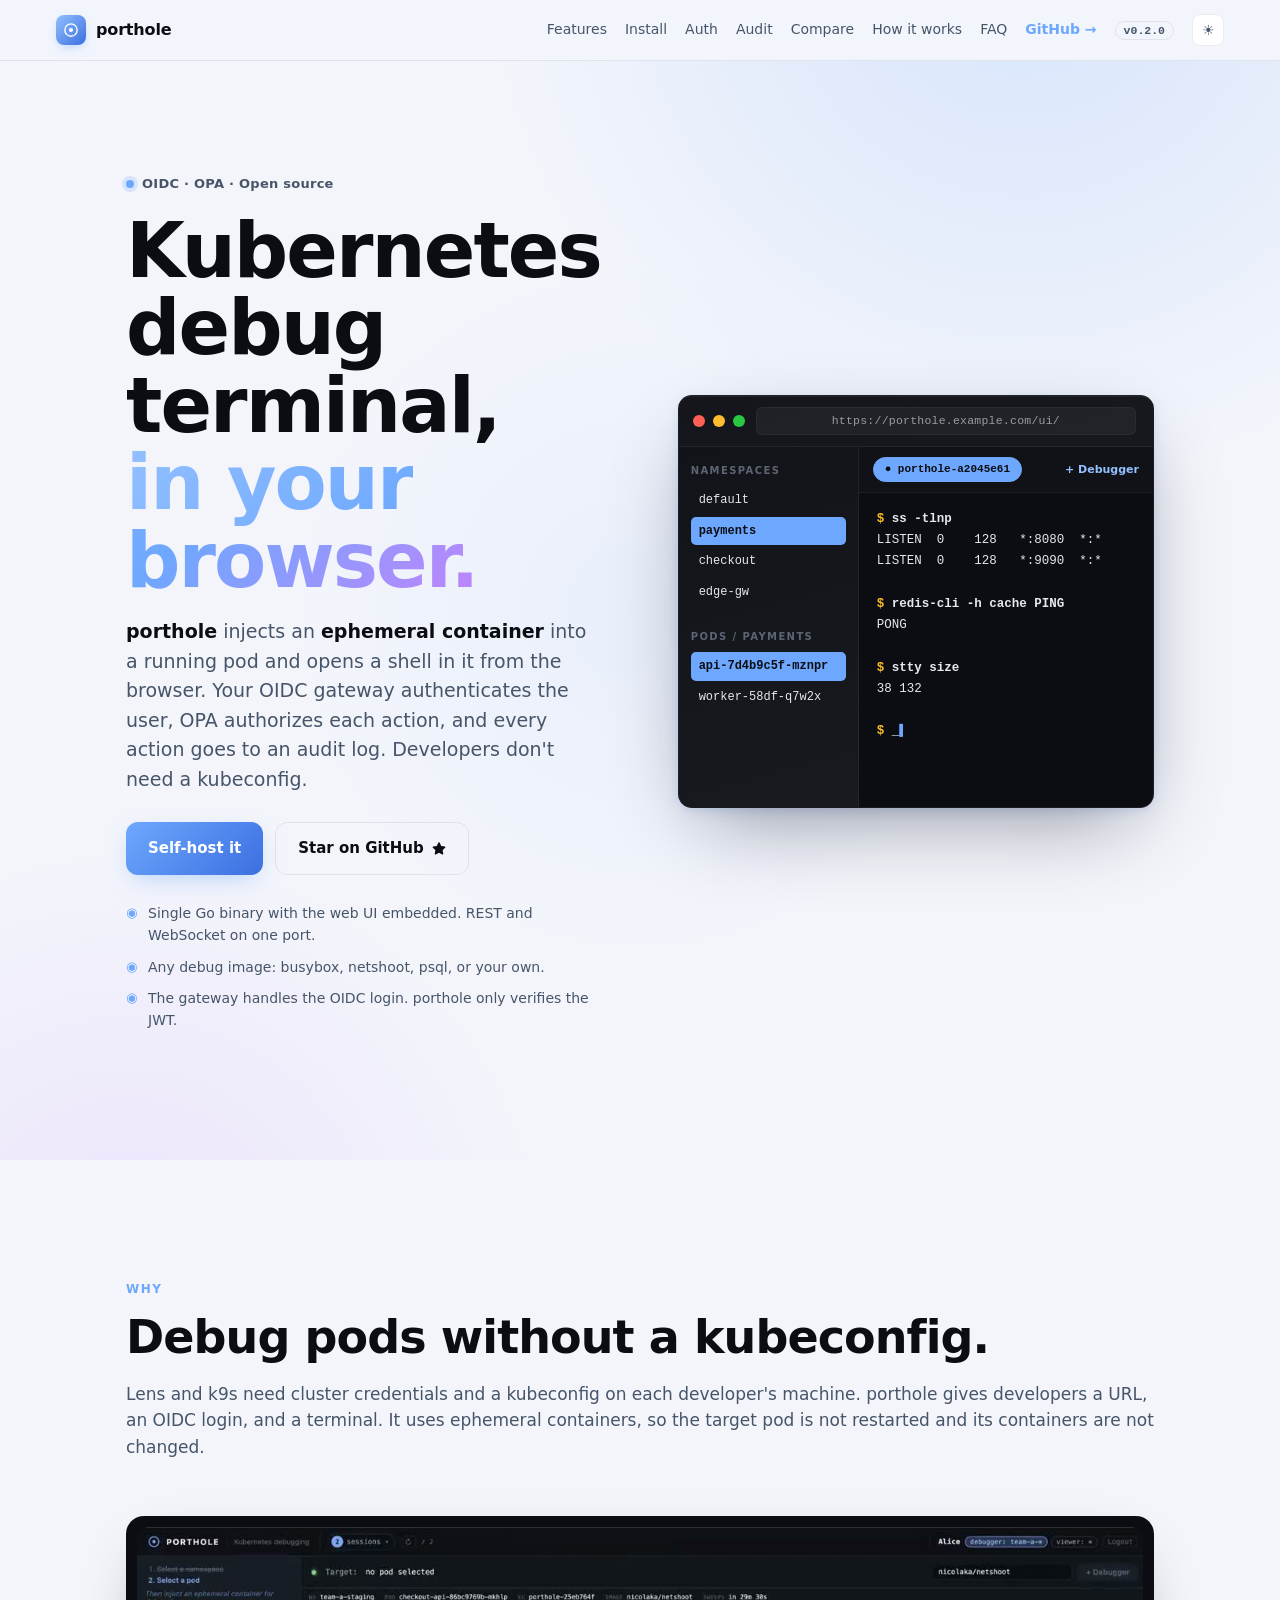
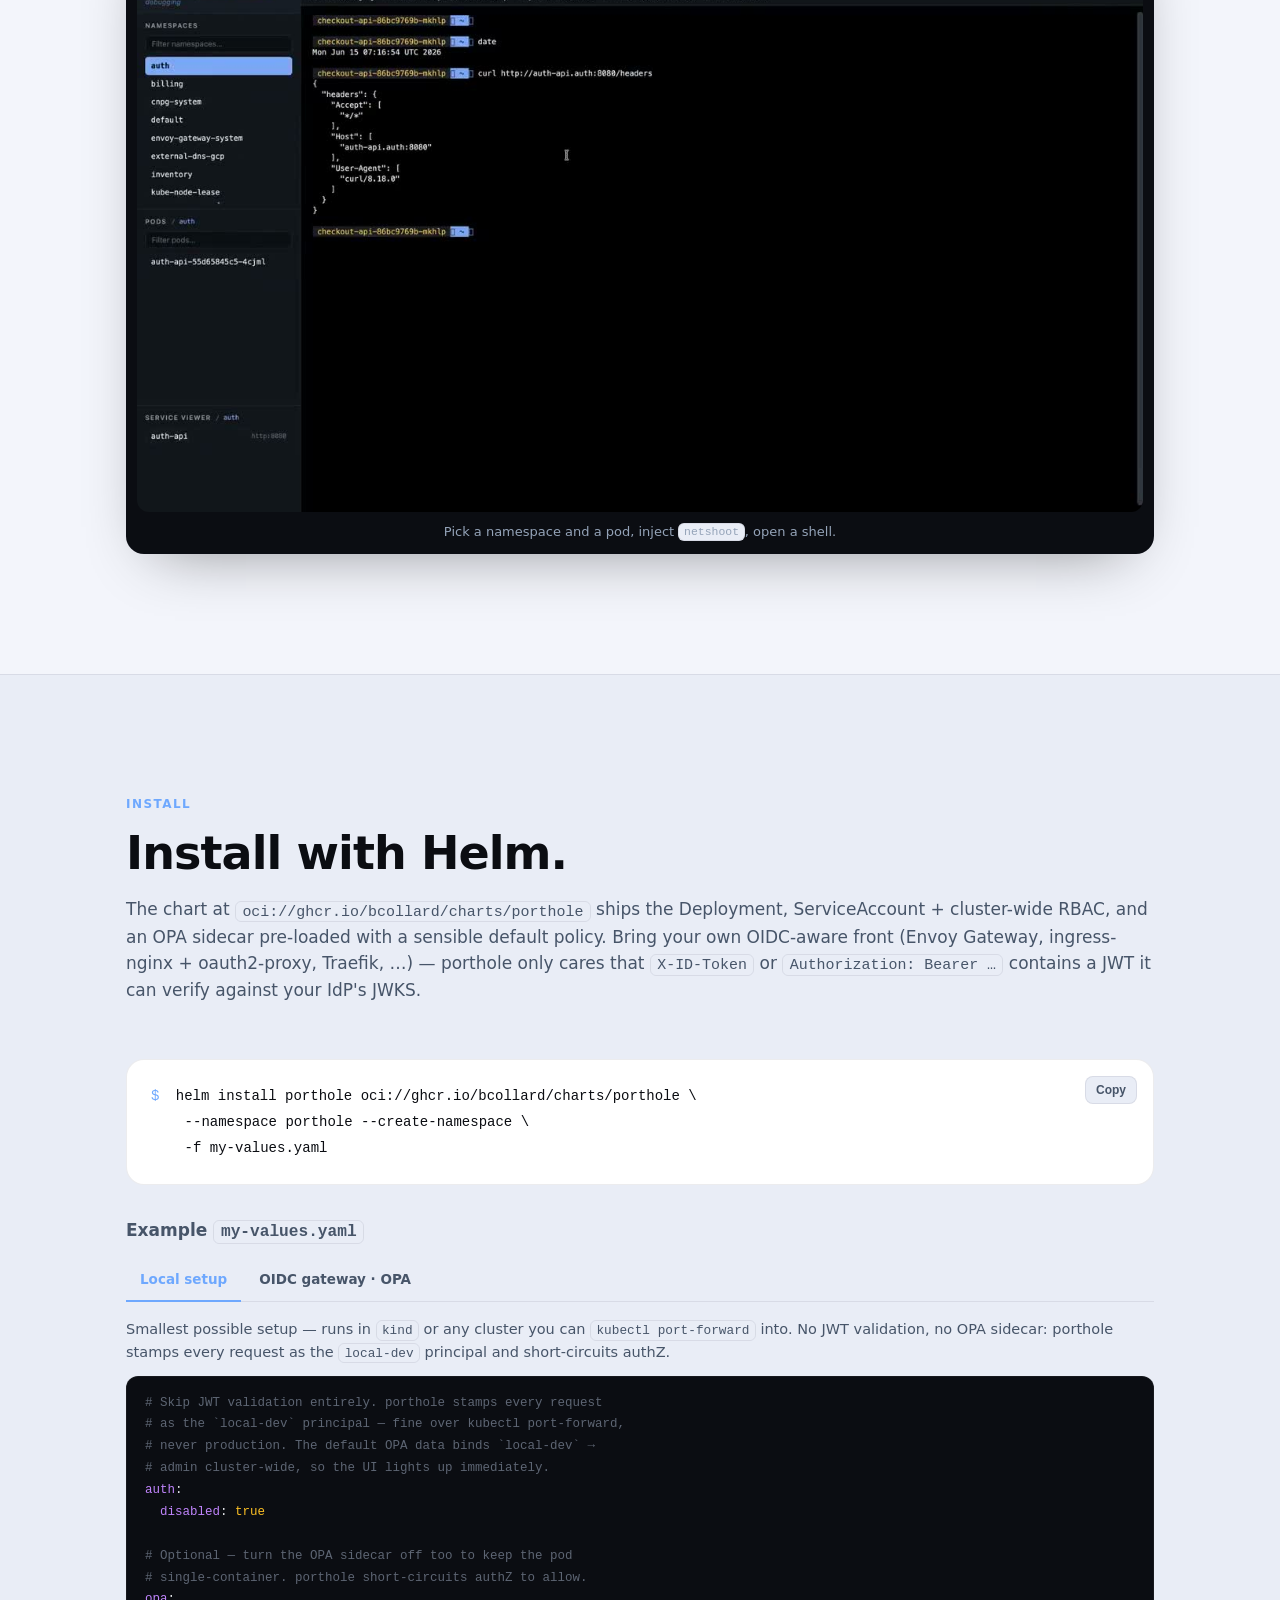
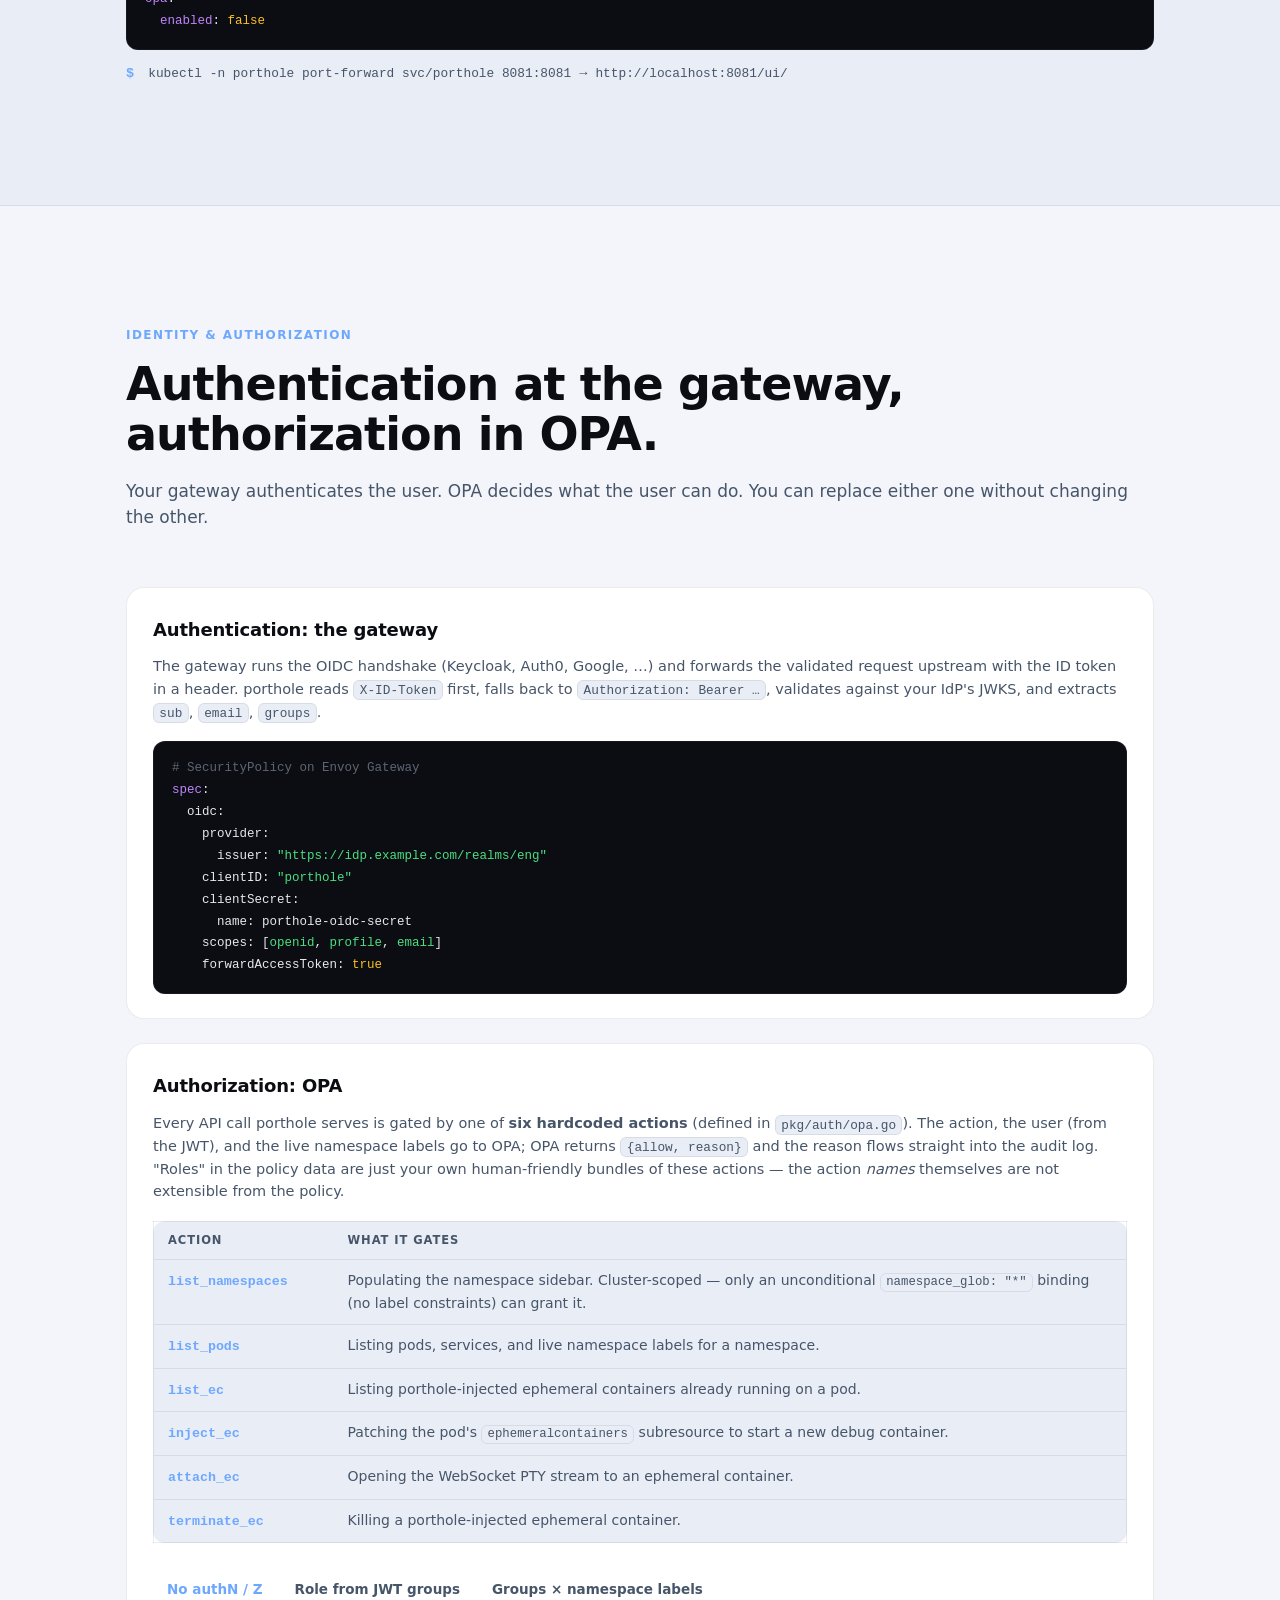
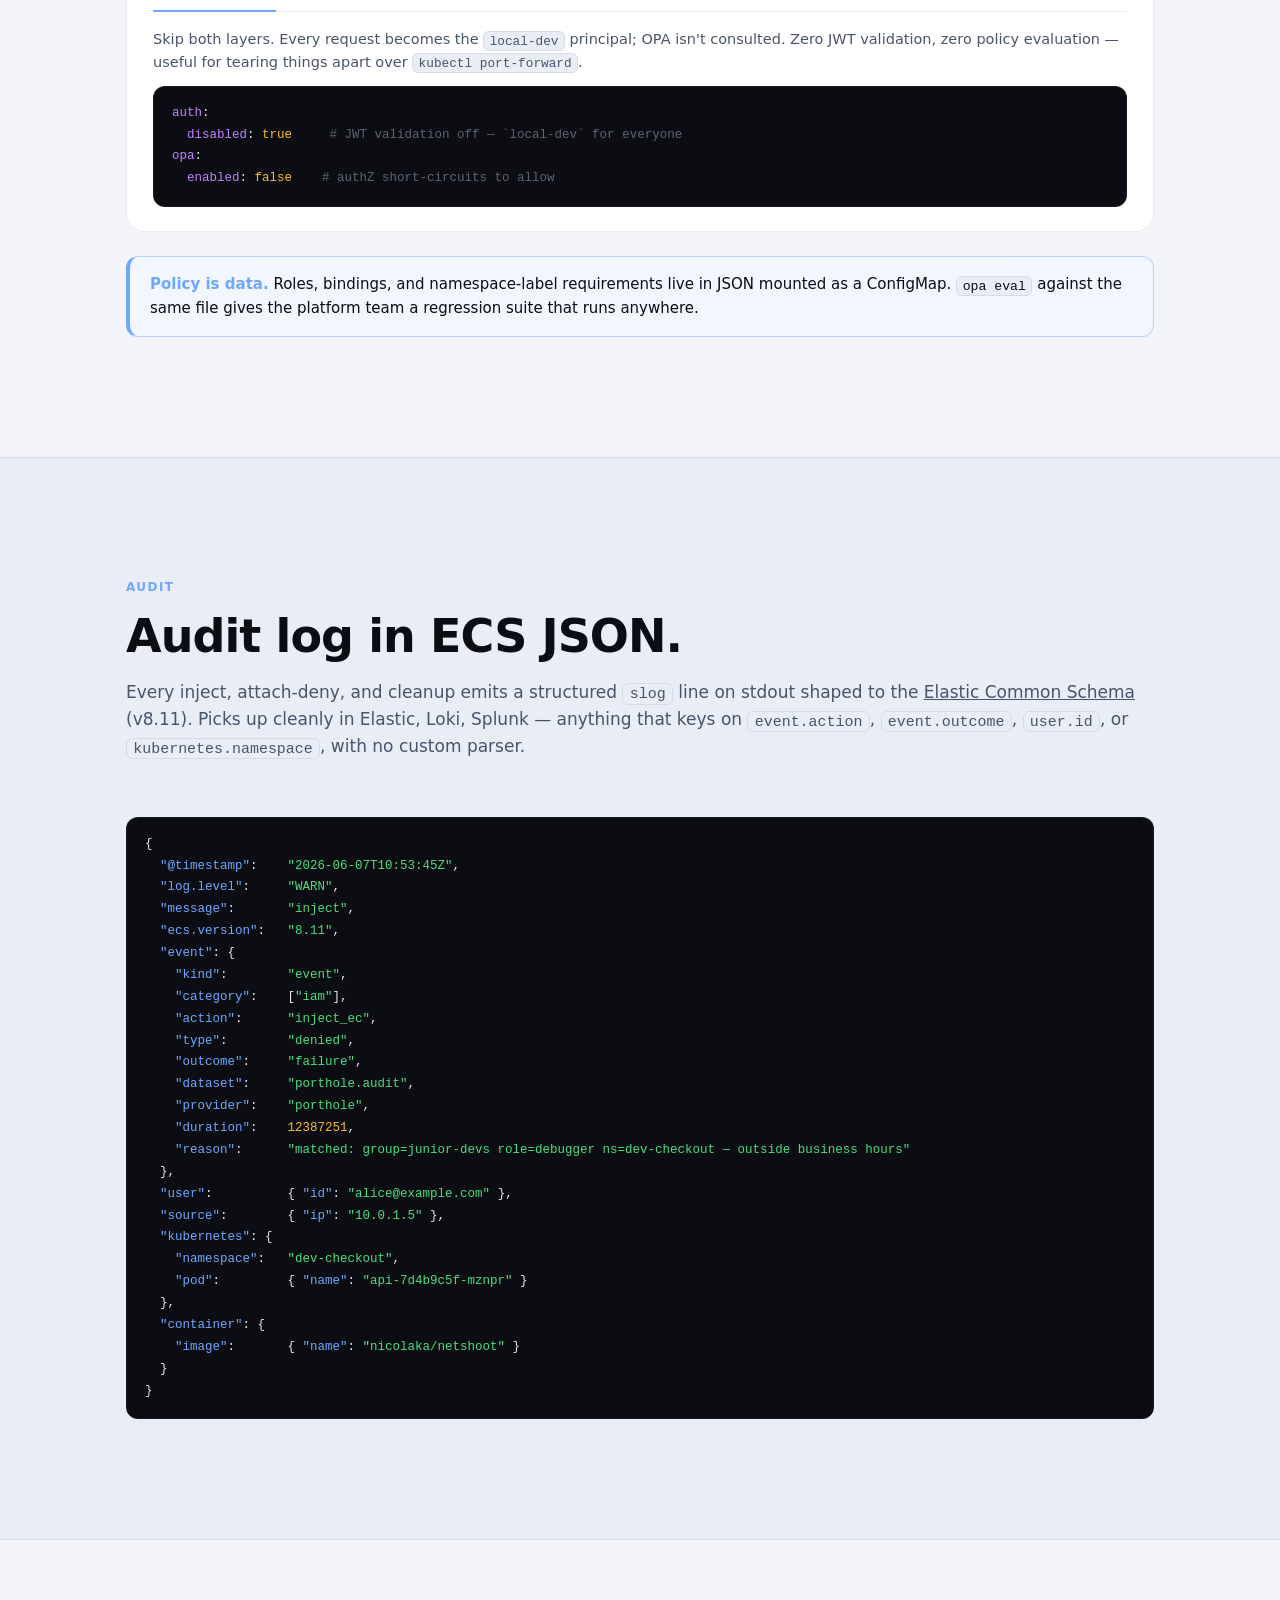
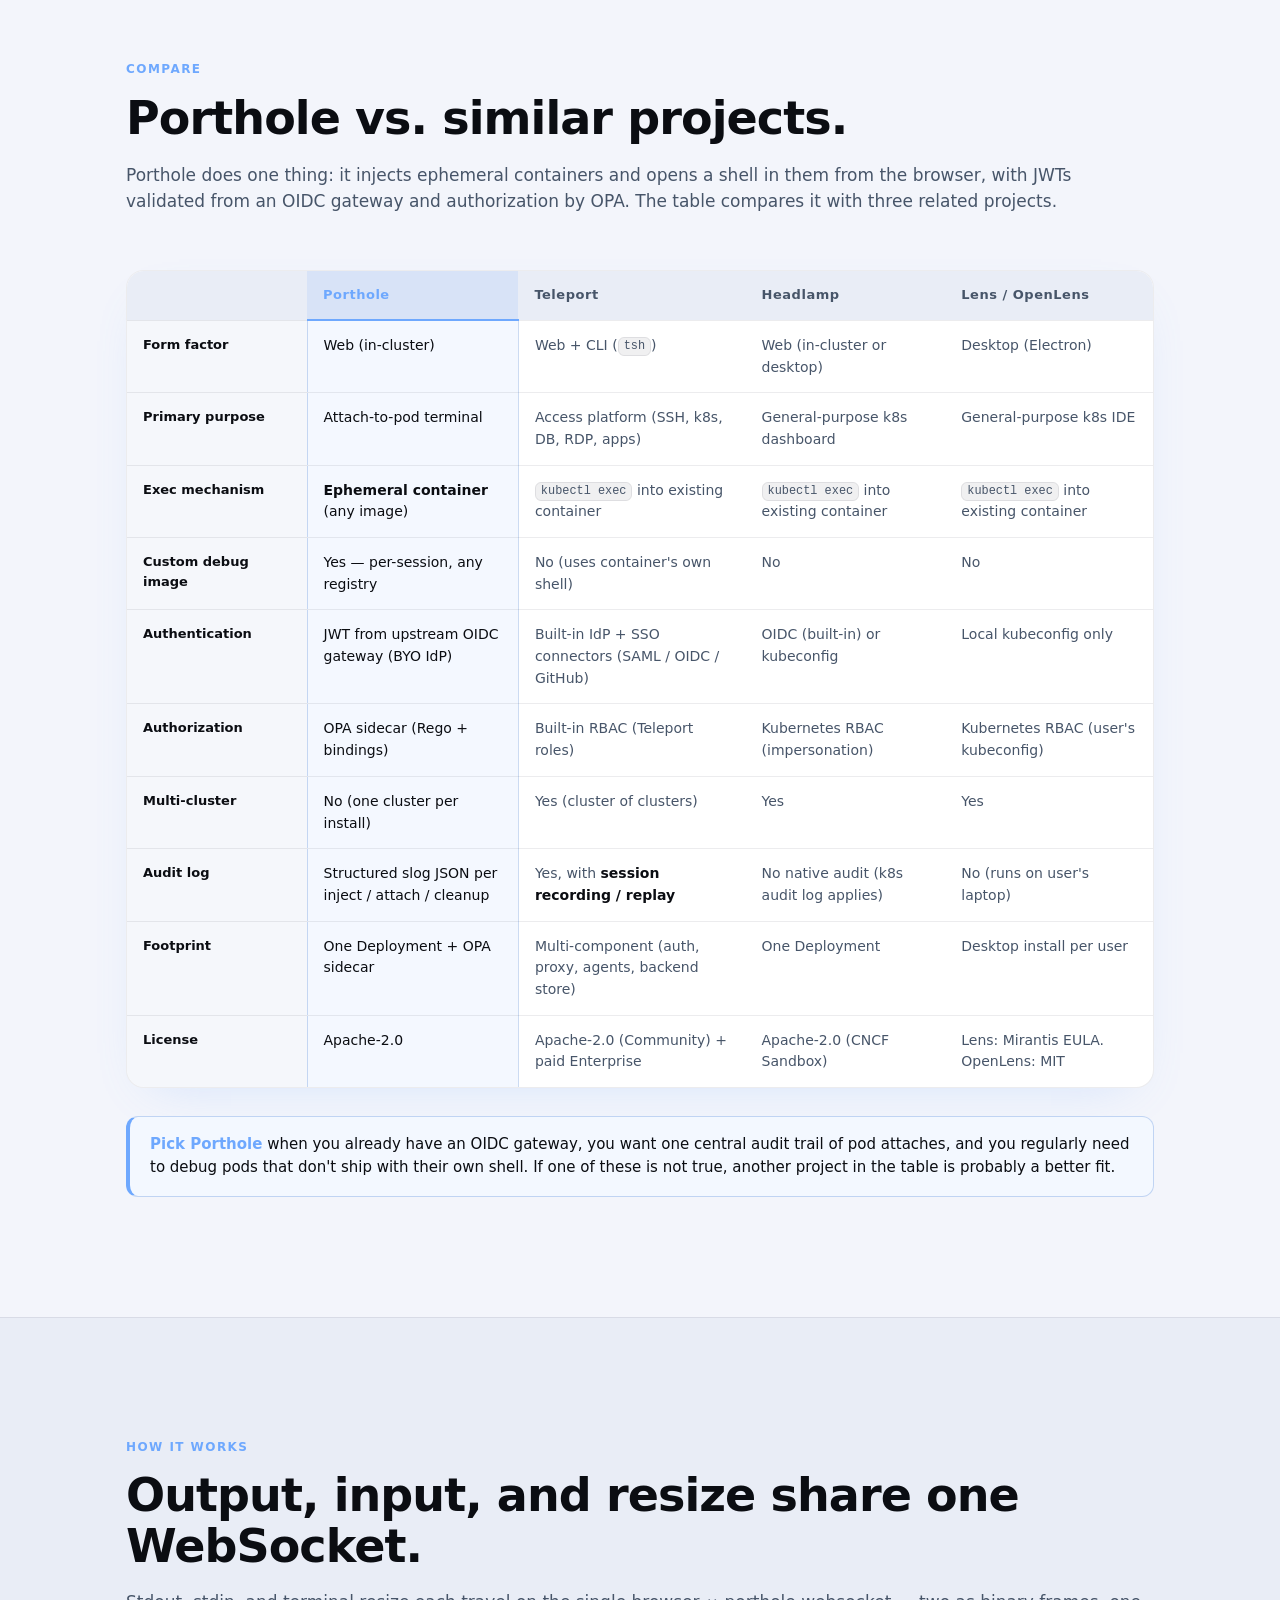
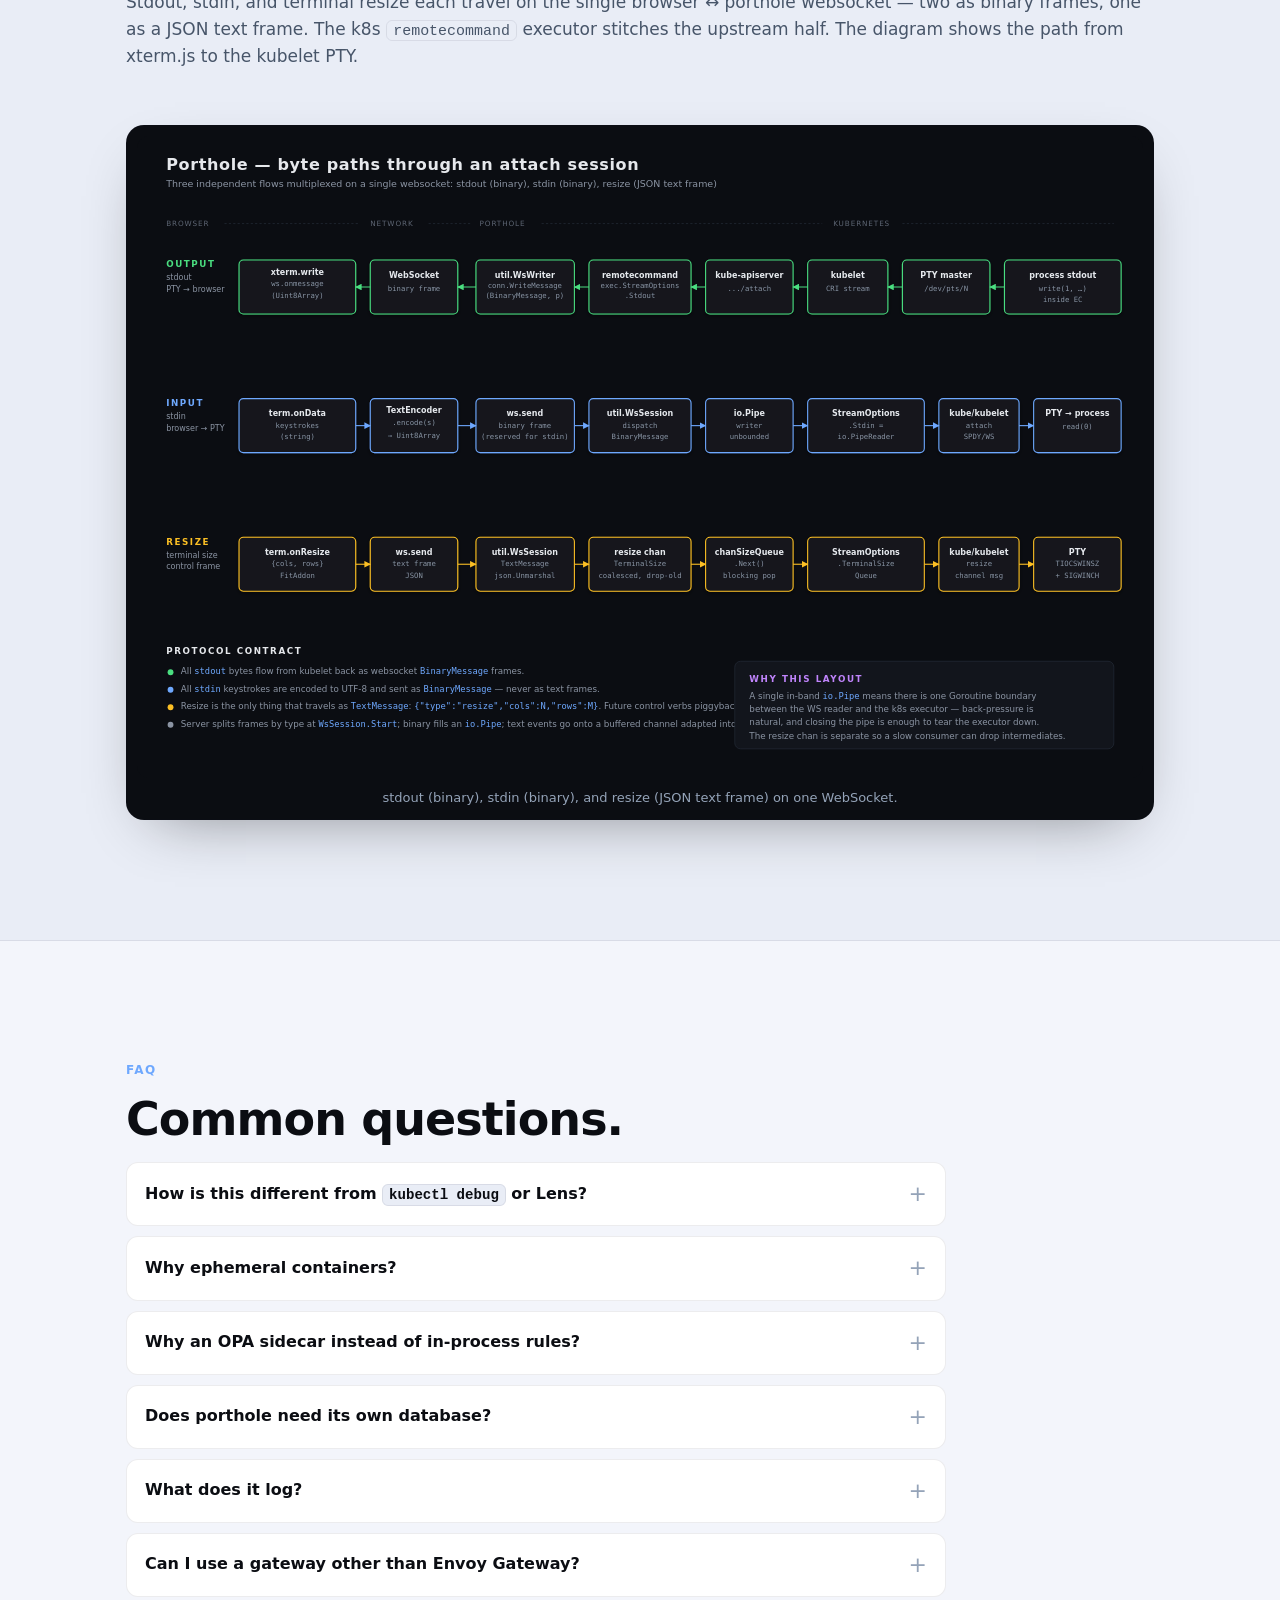
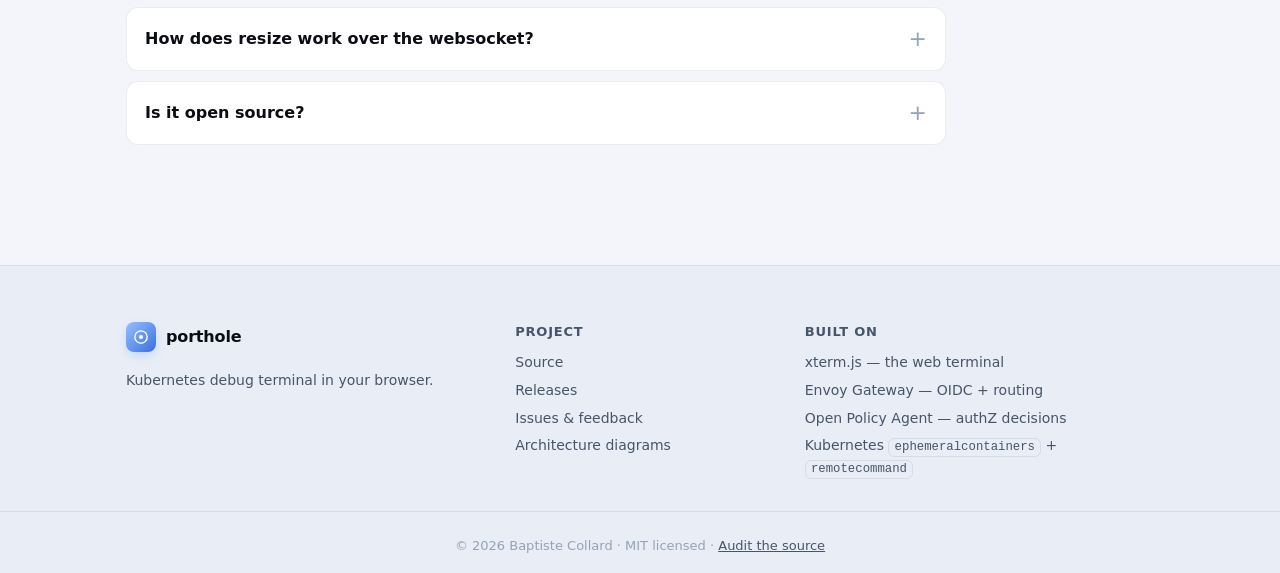
<file: index.html>
<!DOCTYPE html>
<html lang="en" data-theme="auto">
<head>
  <meta charset="utf-8">
  <meta name="viewport" content="width=device-width, initial-scale=1">

  <!-- Google tag (gtag.js) -->
  <script async src="https://www.googletagmanager.com/gtag/js?id=G-CVMNFQ78BF"></script>
  <script>
    window.dataLayer = window.dataLayer || [];
    function gtag(){dataLayer.push(arguments);}
    gtag('js', new Date());

    gtag('config', 'G-CVMNFQ78BF');
  </script>

  <title>porthole — Kubernetes debug terminal in your browser</title>
  <meta name="description" content="Inject ephemeral containers into running pods and open a shell from your browser. OIDC login, OPA authorization, structured audit log. Open source.">
  <link rel="canonical" href="https://porthole.runlocal.dev/">

  <meta name="theme-color" content="#6ea8fe" media="(prefers-color-scheme: light)">
  <meta name="theme-color" content="#0b0d12" media="(prefers-color-scheme: dark)">
  <meta name="color-scheme" content="light dark">

  <meta name="application-name" content="porthole">
  <meta name="author" content="Baptiste Collard">
  <meta name="generator" content="hand-rolled HTML">
  <meta name="robots" content="index, follow">

  <!-- Open Graph -->
  <meta property="og:type" content="website">
  <meta property="og:site_name" content="porthole">
  <meta property="og:locale" content="en_US">
  <meta property="og:url" content="https://porthole.runlocal.dev/">
  <meta property="og:title" content="porthole — Kubernetes debug terminal in your browser">
  <meta property="og:description" content="Pick a pod, inject any debug image, and open a shell from your browser. OIDC login at the gateway, every action logged.">
  <meta property="og:image" content="https://porthole.runlocal.dev/assets/og-image.png">
  <meta property="og:image:secure_url" content="https://porthole.runlocal.dev/assets/og-image.png">
  <meta property="og:image:type" content="image/png">
  <meta property="og:image:width" content="1200">
  <meta property="og:image:height" content="630">
  <meta property="og:image:alt" content="porthole — Kubernetes debug terminal in your browser.">

  <meta name="twitter:card" content="summary_large_image">
  <meta name="twitter:url" content="https://porthole.runlocal.dev/">
  <meta name="twitter:title" content="porthole — Kubernetes debug terminal in your browser">
  <meta name="twitter:description" content="Pick a pod, inject any debug image, and open a shell from your browser. OIDC login at the gateway, every action logged.">
  <meta name="twitter:image" content="https://porthole.runlocal.dev/assets/og-image.png">
  <meta name="twitter:image:alt" content="porthole — Kubernetes debug terminal in your browser.">

  <link rel="icon" type="image/svg+xml" href="/assets/favicon.svg">
  <link rel="mask-icon" href="/assets/favicon.svg" color="#6ea8fe">

  <link rel="stylesheet" href="/styles.css?v=v0.2.0">

  <script type="application/ld+json">
  {
    "@context": "https://schema.org",
    "@type": "SoftwareApplication",
    "name": "porthole",
    "applicationCategory": "DeveloperApplication",
    "operatingSystem": "Kubernetes",
    "url": "https://porthole.runlocal.dev/",
    "downloadUrl": "https://github.com/bcollard/porthole",
    "description": "Browser-based debug terminal for Kubernetes. Inject ephemeral containers, attach over websocket, gated by OIDC + OPA.",
    "license": "https://github.com/bcollard/porthole/blob/main/LICENSE",
    "offers": { "@type": "Offer", "price": "0", "priceCurrency": "USD" },
    "image": "https://porthole.runlocal.dev/assets/og-image.png"
  }
  </script>
</head>
<body>

<nav class="nav">
  <a class="brand" href="#top" aria-label="porthole">
    <span class="brand-mark" aria-hidden="true">
      <svg viewBox="0 0 64 64" width="22" height="22">
        <circle cx="32" cy="32" r="18" fill="none" stroke="currentColor" stroke-width="4"/>
        <circle cx="32" cy="32" r="6"  fill="currentColor"/>
      </svg>
    </span>
    <strong>porthole</strong>
  </a>
  <div class="nav-right">
    <a href="#features">Features</a>
    <a href="#install">Install</a>
    <a href="#authz">Auth</a>
    <a href="#audit">Audit</a>
    <a href="#compare">Compare</a>
    <a href="#how">How it works</a>
    <a href="#faq">FAQ</a>
    <a href="https://github.com/bcollard/porthole" class="nav-github" target="_blank" rel="noopener">GitHub →</a>
    <a href="https://github.com/bcollard/porthole/releases/tag/chart-v0.2.0" class="nav-version" target="_blank" rel="noopener" title="Latest release">v0.2.0</a>
    <button class="theme-toggle" id="themeToggle" aria-label="Toggle dark mode" title="Toggle dark mode">
      <span class="sun">☀</span>
      <span class="moon">☾</span>
    </button>
  </div>
</nav>

<header class="hero" id="top">
  <div class="hero-bg" aria-hidden="true"></div>

  <div class="container hero-grid">
    <div class="hero-copy">
      <div class="eyebrow">
        <span class="dot"></span> OIDC · OPA · Open source
      </div>
      <h1>
        Kubernetes debug terminal,<br>
        <span class="grad">in your browser.</span>
      </h1>
      <p class="lede">
        <strong>porthole</strong> injects an <em>ephemeral container</em> into a running pod and opens a shell in it from the browser. Your OIDC gateway authenticates the user, OPA authorizes each action, and every action goes to an audit log. Developers don't need a kubeconfig.
      </p>
      <div class="cta">
        <a href="#install" class="btn btn-primary">Self-host it</a>
        <a href="https://github.com/bcollard/porthole" class="btn btn-ghost" target="_blank" rel="noopener">
          Star on GitHub
          <svg viewBox="0 0 16 16" width="14" height="14" aria-hidden="true">
            <path fill="currentColor" d="M8 .25a.75.75 0 01.673.418l1.882 3.815 4.21.612a.75.75 0 01.416 1.279l-3.046 2.97.719 4.192a.75.75 0 01-1.088.791L8 12.347l-3.766 1.98a.75.75 0 01-1.088-.79l.72-4.194L.818 6.374a.75.75 0 01.416-1.28l4.21-.611L7.327.668A.75.75 0 018 .25z"/>
          </svg>
        </a>
      </div>
      <ul class="hero-bullets">
        <li>Single Go binary with the web UI embedded. REST and WebSocket on one port.</li>
        <li>Any debug image: busybox, netshoot, psql, or your own.</li>
        <li>The gateway handles the OIDC login. porthole only verifies the JWT.</li>
      </ul>
    </div>

    <div class="hero-visual">
      <div class="browser" role="presentation">
        <div class="browser-chrome">
          <span class="dot red"></span>
          <span class="dot yellow"></span>
          <span class="dot green"></span>
          <span class="url">https://porthole.example.com/ui/</span>
        </div>
        <div class="browser-body">
          <div class="ui-mock">
            <div class="ui-side">
              <div class="ui-label">NAMESPACES</div>
              <div class="ui-row">default</div>
              <div class="ui-row ui-row-active">payments</div>
              <div class="ui-row">checkout</div>
              <div class="ui-row">edge-gw</div>
              <div class="ui-label ui-mt">PODS / payments</div>
              <div class="ui-row ui-row-active">api-7d4b9c5f-mznpr</div>
              <div class="ui-row">worker-58df-q7w2x</div>
            </div>
            <div class="ui-term">
              <div class="ui-term-bar">
                <span class="ui-chip ui-chip-on">● porthole-a2045e61</span>
                <span class="ui-action">+ Debugger</span>
              </div>
<pre class="ui-term-body"><span class="ok">$</span> <span class="cmd">ss -tlnp</span>
LISTEN  0    128   *:8080  *:*
LISTEN  0    128   *:9090  *:*

<span class="ok">$</span> <span class="cmd">redis-cli -h cache PING</span>
PONG

<span class="ok">$</span> <span class="cmd">stty size</span>
38 132

<span class="ok">$</span> <span class="cmd">_</span><span class="caret">▌</span></pre>
            </div>
          </div>
        </div>
      </div>
    </div>
  </div>
</header>

<section class="section" id="features">
  <div class="container">
    <p class="kicker">Why</p>
    <h2>Debug pods without a kubeconfig.</h2>
    <p class="section-lede">
      Lens and k9s need cluster credentials and a kubeconfig on each developer's machine. porthole gives developers a URL, an OIDC login, and a terminal. It uses ephemeral containers, so the target pod is not restarted and its containers are not changed.
    </p>

    <figure class="diagram demo">
      <video autoplay loop muted playsinline preload="metadata" poster="/assets/poster.jpg" aria-label="Porthole web UI demo: pick a namespace, pick a pod, inject an ephemeral container, attach to a shell.">
        <source src="/assets/porthole-demo.mp4" type="video/mp4">
      </video>
      <figcaption>Pick a namespace and a pod, inject <code>netshoot</code>, open a shell.</figcaption>
    </figure>
  </div>
</section>

<section class="section section-alt" id="install">
  <div class="container">
    <p class="kicker">Install</p>
    <h2>Install with Helm.</h2>
    <p class="section-lede">
      The chart at <code>oci://ghcr.io/bcollard/charts/porthole</code> ships the Deployment, ServiceAccount + cluster-wide RBAC, and an OPA sidecar pre-loaded with a sensible default policy. Bring your own OIDC-aware front (Envoy Gateway, ingress-nginx + oauth2-proxy, Traefik, …) — porthole only cares that <code>X-ID-Token</code> or <code>Authorization: Bearer …</code> contains a JWT it can verify against your IdP's JWKS.
    </p>

    <div class="install-cmd">
      <pre><code><span class="prompt">$</span> helm install porthole oci://ghcr.io/bcollard/charts/porthole \
    --namespace porthole --create-namespace \
    -f my-values.yaml</code></pre>
      <button class="copy-btn" data-copy="helm install porthole oci://ghcr.io/bcollard/charts/porthole --namespace porthole --create-namespace -f my-values.yaml" aria-label="Copy install command">Copy</button>
    </div>

    <div class="quickstart">
      <h3>Example <code>my-values.yaml</code></h3>

      <div class="tabs" id="tabs-install">
        <div class="tabs-bar" role="tablist" aria-label="Install scenarios">
          <button class="tabs-btn" role="tab" id="tab-install-dev"  aria-controls="panel-install-dev"  aria-selected="true"  tabindex="0">Local setup</button>
          <button class="tabs-btn" role="tab" id="tab-install-prod" aria-controls="panel-install-prod" aria-selected="false" tabindex="-1">OIDC gateway · OPA</button>
        </div>

        <div class="tabs-panel" role="tabpanel" id="panel-install-dev" aria-labelledby="tab-install-dev">
          <p class="tabs-intro">Smallest possible setup — runs in <code>kind</code> or any cluster you can <code>kubectl port-forward</code> into. No JWT validation, no OPA sidecar: porthole stamps every request as the <code>local-dev</code> principal and short-circuits authZ.</p>
          <pre class="code"><code><span class="dim"># Skip JWT validation entirely. porthole stamps every request</span>
<span class="dim"># as the `local-dev` principal — fine over kubectl port-forward,</span>
<span class="dim"># never production. The default OPA data binds `local-dev` →</span>
<span class="dim"># admin cluster-wide, so the UI lights up immediately.</span>
<span class="kw">auth</span>:
  <span class="kw">disabled</span>: <span class="lit">true</span>

<span class="dim"># Optional — turn the OPA sidecar off too to keep the pod</span>
<span class="dim"># single-container. porthole short-circuits authZ to allow.</span>
<span class="kw">opa</span>:
  <span class="kw">enabled</span>: <span class="lit">false</span></code></pre>
          <p class="tabs-foot"><span class="prompt">$</span> <code>kubectl -n porthole port-forward svc/porthole 8081:8081</code> → <code>http://localhost:8081/ui/</code></p>
        </div>

        <div class="tabs-panel" role="tabpanel" id="panel-install-prod" aria-labelledby="tab-install-prod" hidden>
          <p class="tabs-intro">The production shape — JWT validation at porthole, Gateway-API exposure, OPA sidecar. The chart serialises whatever you put under <code>opa.policy</code> / <code>opa.data</code> into a ConfigMap it owns and mounts on the OPA sidecar — <strong>no separate ConfigMap to author</strong>. The rules below are placeholders; real deployments keep the Rego in files and pull them in via <code>--set-file</code> (footer below) so diffs stay reviewable. OPA hot-reloads on every chart update — no pod restart.</p>
          <pre class="code"><code><span class="dim"># JWT validation against your IdP's JWKS. The OIDC handshake</span>
<span class="dim"># happens at the gateway; porthole just verifies signatures</span>
<span class="dim"># and extracts `sub`, `email`, `groups`.</span>
<span class="kw">auth</span>:
  <span class="kw">disabled</span>: <span class="lit">false</span>
  <span class="kw">jwksURL</span>:  <span class="str">"https://idp.example.com/realms/eng/protocol/openid-connect/certs"</span>
  <span class="kw">issuer</span>:   <span class="str">"https://idp.example.com/realms/eng"</span>
  <span class="kw">audience</span>: <span class="str">"porthole"</span>

<span class="dim"># CSWSH defence on the /term WebSocket upgrade. Set this</span>
<span class="dim"># whenever you're behind a cookie-authenticated gateway.</span>
<span class="kw">wsAllowedOrigins</span>: <span class="str">"https://porthole.example.com"</span>

<span class="dim"># Gateway API HTTPRoute. Attaches to whichever Gateway your</span>
<span class="dim"># platform team operates — Envoy Gateway, Istio, Cilium, …</span>
<span class="kw">gatewayAPI</span>:
  <span class="kw">enabled</span>: <span class="lit">true</span>
  <span class="kw">hostnames</span>: [<span class="str">"porthole.example.com"</span>]
  <span class="kw">parentRefs</span>:
    - <span class="kw">name</span>: platform-gateway
      <span class="kw">namespace</span>: gateway-system

<span class="dim"># OPA sidecar — runs the bundled group×role×namespace policy</span>
<span class="dim"># by default. Override `policy` / `data` for your own bindings;</span>
<span class="dim"># keep them in real files and use --set-file (see footer).</span>
<span class="kw">opa</span>:
  <span class="kw">enabled</span>: <span class="lit">true</span>
  <span class="kw">policy</span>: |
    package porthole.authz
    <span class="dim"># ...your bindings, roles, namespace-label predicates here</span>
  <span class="kw">data</span>: |
    {
      <span class="key">"policy"</span>: {
        <span class="key">"roles"</span>:    { <span class="dim">/* action → permissions */</span> },
        <span class="key">"bindings"</span>: [ <span class="dim">/* group → role × ns scope */</span> ]
      }
    }

<span class="dim"># Optional — sweep porthole-injected ephemeral containers</span>
<span class="dim"># older than this TTL. Pairs well with short debug sessions.</span>
<span class="kw">ecSweepTTL</span>: <span class="str">"30m"</span></code></pre>
          <p class="tabs-foot"><span class="prompt">$</span> <code>helm upgrade porthole oci://ghcr.io/bcollard/charts/porthole --reuse-values --set-file opa.policy=./policy/porthole.rego --set-file opa.data=./policy/data.json</code></p>
        </div>
      </div>
    </div>
  </div>
</section>

<section class="section" id="authz">
  <div class="container">
    <p class="kicker">Identity &amp; authorization</p>
    <h2>Authentication at the gateway, authorization in OPA.</h2>
    <p class="section-lede">
      Your gateway authenticates the user. OPA decides what the user can do. You can replace either one without changing the other.
    </p>

    <div class="auth-stack">
      <div class="auth-block">
        <h3>Authentication: the gateway</h3>
        <p>The gateway runs the OIDC handshake (Keycloak, Auth0, Google, …) and forwards the validated request upstream with the ID token in a header. porthole reads <code>X-ID-Token</code> first, falls back to <code>Authorization: Bearer …</code>, validates against your IdP's JWKS, and extracts <code>sub</code>, <code>email</code>, <code>groups</code>.</p>
        <pre class="code"><code><span class="dim"># SecurityPolicy on Envoy Gateway</span>
<span class="kw">spec</span>:
  oidc:
    provider:
      issuer: <span class="str">"https://idp.example.com/realms/eng"</span>
    clientID: <span class="str">"porthole"</span>
    clientSecret:
      name: porthole-oidc-secret
    scopes: [<span class="str">openid</span>, <span class="str">profile</span>, <span class="str">email</span>]
    forwardAccessToken: <span class="lit">true</span></code></pre>
      </div>

      <div class="auth-block">
        <h3>Authorization: OPA</h3>
        <p>Every API call porthole serves is gated by one of <strong>six hardcoded actions</strong> (defined in <code>pkg/auth/opa.go</code>). The action, the user (from the JWT), and the live namespace labels go to OPA; OPA returns <code>{allow, reason}</code> and the reason flows straight into the audit log. "Roles" in the policy data are just your own human-friendly bundles of these actions — the action <em>names</em> themselves are not extensible from the policy.</p>

        <div class="actions-ref">
          <table class="actions-table">
            <thead>
              <tr><th scope="col">Action</th><th scope="col">What it gates</th></tr>
            </thead>
            <tbody>
              <tr><th scope="row"><code>list_namespaces</code></th><td>Populating the namespace sidebar. Cluster-scoped — only an unconditional <code>namespace_glob: "*"</code> binding (no label constraints) can grant it.</td></tr>
              <tr><th scope="row"><code>list_pods</code></th><td>Listing pods, services, and live namespace labels for a namespace.</td></tr>
              <tr><th scope="row"><code>list_ec</code></th><td>Listing porthole-injected ephemeral containers already running on a pod.</td></tr>
              <tr><th scope="row"><code>inject_ec</code></th><td>Patching the pod's <code>ephemeralcontainers</code> subresource to start a new debug container.</td></tr>
              <tr><th scope="row"><code>attach_ec</code></th><td>Opening the WebSocket PTY stream to an ephemeral container.</td></tr>
              <tr><th scope="row"><code>terminate_ec</code></th><td>Killing a porthole-injected ephemeral container.</td></tr>
            </tbody>
          </table>
        </div>

        <div class="tabs" id="tabs-authz">
          <div class="tabs-bar" role="tablist" aria-label="Authorization scenarios">
            <button class="tabs-btn" role="tab" id="tab-authz-none"   aria-controls="panel-authz-none"   aria-selected="true"  tabindex="0">No authN / Z</button>
            <button class="tabs-btn" role="tab" id="tab-authz-roles"  aria-controls="panel-authz-roles"  aria-selected="false" tabindex="-1">Role from JWT groups</button>
            <button class="tabs-btn" role="tab" id="tab-authz-labels" aria-controls="panel-authz-labels" aria-selected="false" tabindex="-1">Groups × namespace labels</button>
          </div>

          <div class="tabs-panel" role="tabpanel" id="panel-authz-none" aria-labelledby="tab-authz-none">
            <p class="tabs-intro">Skip both layers. Every request becomes the <code>local-dev</code> principal; OPA isn't consulted. Zero JWT validation, zero policy evaluation — useful for tearing things apart over <code>kubectl port-forward</code>.</p>
            <pre class="code"><code><span class="kw">auth</span>:
  <span class="kw">disabled</span>: <span class="lit">true</span>     <span class="dim"># JWT validation off — `local-dev` for everyone</span>
<span class="kw">opa</span>:
  <span class="kw">enabled</span>: <span class="lit">false</span>    <span class="dim"># authZ short-circuits to allow</span></code></pre>
          </div>

          <div class="tabs-panel" role="tabpanel" id="panel-authz-roles" aria-labelledby="tab-authz-roles" hidden>
            <p class="tabs-intro">Coarse but simple — the JWT's <code>groups</code> claim maps directly to a role, no namespace constraint. Good when porthole serves a single team and namespaces aren't multi-tenant.</p>
            <pre class="code"><code><span class="kw">opa</span>:
  <span class="kw">data</span>: |
    {
      <span class="key">"policy"</span>: {
        <span class="key">"roles"</span>: {
          <span class="key">"viewer"</span>:   [<span class="str">"list_namespaces"</span>, <span class="str">"list_pods"</span>, <span class="str">"list_ec"</span>],
          <span class="key">"debugger"</span>: [<span class="str">"list_namespaces"</span>, <span class="str">"list_pods"</span>, <span class="str">"list_ec"</span>,
                       <span class="str">"inject_ec"</span>, <span class="str">"attach_ec"</span>, <span class="str">"terminate_ec"</span>]
        },
        <span class="key">"bindings"</span>: [
          <span class="dim">// Anyone in this group can debug any namespace.</span>
          {<span class="key">"group"</span>: <span class="str">"platform-oncall"</span>, <span class="key">"role"</span>: <span class="str">"debugger"</span>, <span class="key">"namespace_glob"</span>: <span class="str">"*"</span>},
          <span class="dim">// Read-only — see pods, can't inject.</span>
          {<span class="key">"group"</span>: <span class="str">"support"</span>,         <span class="key">"role"</span>: <span class="str">"viewer"</span>,   <span class="key">"namespace_glob"</span>: <span class="str">"*"</span>}
        ]
      }
    }</code></pre>
          </div>

          <div class="tabs-panel" role="tabpanel" id="panel-authz-labels" aria-labelledby="tab-authz-labels" hidden>
            <p class="tabs-intro">The full pattern. A binding can combine JWT <code>groups</code>, namespace name globs, namespace labels, and an optional <code>business_hours: true</code> time window. All present constraints must hold (logical AND), so you can express things like "<code>tenant-acme</code> debugs <code>tenant-*</code> namespaces labeled <code>tenant=acme</code>", "<code>secops</code> debugs anything labeled <code>tier=production</code>", or "junior devs only during working hours".</p>
            <p class="tabs-intro"><strong>How the time window resolves:</strong> porthole stamps <code>input.now</code> on every OPA call with its own <code>time.Now().UTC().Format(RFC3339)</code> — the wall clock is the porthole pod's, not the user's browser. The Rego in <code>policy/porthole.rego</code> compares via <code>time.weekday</code> and <code>time.clock</code>: Mon–Fri, <code>09 ≤ hour &lt; 17</code> <strong>UTC</strong>. Want a different range or a non-UTC zone? Edit the <code>violates_time_window</code> rule (e.g. <code>time.clock(now, "America/New_York")</code> for ET). <em>The chart's bundled default policy doesn't include <code>business_hours</code> — load the full file via <code>--set-file opa.policy=./policy/porthole.rego</code> to enable it.</em></p>
            <pre class="code"><code><span class="kw">opa</span>:
  <span class="kw">data</span>: |
    {
      <span class="key">"policy"</span>: {
        <span class="key">"roles"</span>: {
          <span class="key">"debugger"</span>: [<span class="str">"list_namespaces"</span>, <span class="str">"list_pods"</span>, <span class="str">"list_ec"</span>,
                       <span class="str">"inject_ec"</span>, <span class="str">"attach_ec"</span>, <span class="str">"terminate_ec"</span>]
        },
        <span class="key">"bindings"</span>: [
          <span class="dim">// Per-team — glob match on namespace name only.</span>
          {<span class="key">"group"</span>: <span class="str">"team-payments"</span>,
           <span class="key">"role"</span>:  <span class="str">"debugger"</span>,
           <span class="key">"namespace_glob"</span>: <span class="str">"payments-*"</span>},

          <span class="dim">// Tenant — glob AND label must both match.</span>
          {<span class="key">"group"</span>: <span class="str">"tenant-acme"</span>,
           <span class="key">"role"</span>:  <span class="str">"debugger"</span>,
           <span class="key">"namespace_glob"</span>: <span class="str">"tenant-*"</span>,
           <span class="key">"namespace_labels"</span>: {<span class="key">"tenant"</span>: <span class="str">"acme"</span>}},

          <span class="dim">// SecOps — any namespace labeled tier=production.</span>
          {<span class="key">"group"</span>: <span class="str">"secops"</span>,
           <span class="key">"role"</span>:  <span class="str">"debugger"</span>,
           <span class="key">"namespace_labels"</span>: {<span class="key">"tier"</span>: <span class="str">"production"</span>}},

          <span class="dim">// Junior devs — dev-* only, Mon–Fri 09:00–17:00 (server-side).</span>
          <span class="dim">// Needs policy/porthole.rego loaded via --set-file (the default</span>
          <span class="dim">// chart policy ignores `business_hours`).</span>
          {<span class="key">"group"</span>: <span class="str">"junior-devs"</span>,
           <span class="key">"role"</span>:  <span class="str">"debugger"</span>,
           <span class="key">"namespace_glob"</span>: <span class="str">"dev-*"</span>,
           <span class="key">"business_hours"</span>: <span class="lit">true</span>}
        ]
      }
    }</code></pre>
            <p class="tabs-foot"><span class="dim"># What porthole sends OPA per <code>inject_ec</code> call:</span></p>
            <pre class="code"><code>{
  <span class="key">"user"</span>:             {<span class="key">"groups"</span>: [<span class="str">"team-payments"</span>]},
  <span class="key">"request"</span>:          {<span class="key">"action"</span>: <span class="str">"inject_ec"</span>,
                       <span class="key">"namespace"</span>: <span class="str">"payments-checkout"</span>},
  <span class="key">"namespace_labels"</span>: {<span class="key">"tier"</span>: <span class="str">"staging"</span>, <span class="key">"team"</span>: <span class="str">"payments"</span>}
}</code></pre>
          </div>
        </div>
      </div>
    </div>

    <div class="callout">
      <strong>Policy is data.</strong> Roles, bindings, and namespace-label requirements live in JSON mounted as a ConfigMap. <code>opa eval</code> against the same file gives the platform team a regression suite that runs anywhere.
    </div>
  </div>
</section>

<section class="section section-alt" id="audit">
  <div class="container">
    <p class="kicker">Audit</p>
    <h2>Audit log in ECS JSON.</h2>
    <p class="section-lede">
      Every inject, attach-deny, and cleanup emits a structured <code>slog</code> line on stdout shaped to the <a href="https://www.elastic.co/guide/en/ecs/8.11/index.html" target="_blank" rel="noopener">Elastic Common Schema</a> (v8.11). Picks up cleanly in Elastic, Loki, Splunk — anything that keys on <code>event.action</code>, <code>event.outcome</code>, <code>user.id</code>, or <code>kubernetes.namespace</code>, with no custom parser.
    </p>

    <pre class="audit-pre"><code>{
  <span class="key">"@timestamp"</span>:    <span class="str">"2026-06-07T10:53:45Z"</span>,
  <span class="key">"log.level"</span>:     <span class="str">"WARN"</span>,
  <span class="key">"message"</span>:       <span class="str">"inject"</span>,
  <span class="key">"ecs.version"</span>:   <span class="str">"8.11"</span>,
  <span class="key">"event"</span>: {
    <span class="key">"kind"</span>:        <span class="str">"event"</span>,
    <span class="key">"category"</span>:    [<span class="str">"iam"</span>],
    <span class="key">"action"</span>:      <span class="str">"inject_ec"</span>,
    <span class="key">"type"</span>:        <span class="str">"denied"</span>,
    <span class="key">"outcome"</span>:     <span class="str">"failure"</span>,
    <span class="key">"dataset"</span>:     <span class="str">"porthole.audit"</span>,
    <span class="key">"provider"</span>:    <span class="str">"porthole"</span>,
    <span class="key">"duration"</span>:    <span class="lit">12387251</span>,
    <span class="key">"reason"</span>:      <span class="str">"matched: group=junior-devs role=debugger ns=dev-checkout — outside business hours"</span>
  },
  <span class="key">"user"</span>:          { <span class="key">"id"</span>: <span class="str">"alice@example.com"</span> },
  <span class="key">"source"</span>:        { <span class="key">"ip"</span>: <span class="str">"10.0.1.5"</span> },
  <span class="key">"kubernetes"</span>: {
    <span class="key">"namespace"</span>:   <span class="str">"dev-checkout"</span>,
    <span class="key">"pod"</span>:         { <span class="key">"name"</span>: <span class="str">"api-7d4b9c5f-mznpr"</span> }
  },
  <span class="key">"container"</span>: {
    <span class="key">"image"</span>:       { <span class="key">"name"</span>: <span class="str">"nicolaka/netshoot"</span> }
  }
}</code></pre>
  </div>
</section>

<section class="section" id="compare">
  <div class="container">
    <p class="kicker">Compare</p>
    <h2>Porthole vs. similar projects.</h2>
    <p class="section-lede">
      Porthole does one thing: it injects ephemeral containers and opens a shell in them from the browser, with JWTs validated from an OIDC gateway and authorization by OPA. The table compares it with three related projects.
    </p>

    <div class="compare-wrap">
      <table class="compare-table">
        <thead>
          <tr>
            <th></th>
            <th class="compare-mine" scope="col">Porthole</th>
            <th scope="col">Teleport</th>
            <th scope="col">Headlamp</th>
            <th scope="col">Lens / OpenLens</th>
          </tr>
        </thead>
        <tbody>
          <tr>
            <th scope="row">Form factor</th>
            <td class="compare-mine">Web (in-cluster)</td>
            <td>Web + CLI (<code>tsh</code>)</td>
            <td>Web (in-cluster or desktop)</td>
            <td>Desktop (Electron)</td>
          </tr>
          <tr>
            <th scope="row">Primary purpose</th>
            <td class="compare-mine">Attach-to-pod terminal</td>
            <td>Access platform (SSH, k8s, DB, RDP, apps)</td>
            <td>General-purpose k8s dashboard</td>
            <td>General-purpose k8s IDE</td>
          </tr>
          <tr>
            <th scope="row">Exec mechanism</th>
            <td class="compare-mine"><strong>Ephemeral container</strong> (any image)</td>
            <td><code>kubectl exec</code> into existing container</td>
            <td><code>kubectl exec</code> into existing container</td>
            <td><code>kubectl exec</code> into existing container</td>
          </tr>
          <tr>
            <th scope="row">Custom debug image</th>
            <td class="compare-mine">Yes — per-session, any registry</td>
            <td>No (uses container's own shell)</td>
            <td>No</td>
            <td>No</td>
          </tr>
          <tr>
            <th scope="row">Authentication</th>
            <td class="compare-mine">JWT from upstream OIDC gateway (BYO IdP)</td>
            <td>Built-in IdP + SSO connectors (SAML / OIDC / GitHub)</td>
            <td>OIDC (built-in) or kubeconfig</td>
            <td>Local kubeconfig only</td>
          </tr>
          <tr>
            <th scope="row">Authorization</th>
            <td class="compare-mine">OPA sidecar (Rego + bindings)</td>
            <td>Built-in RBAC (Teleport roles)</td>
            <td>Kubernetes RBAC (impersonation)</td>
            <td>Kubernetes RBAC (user's kubeconfig)</td>
          </tr>
          <tr>
            <th scope="row">Multi-cluster</th>
            <td class="compare-mine">No (one cluster per install)</td>
            <td>Yes (cluster of clusters)</td>
            <td>Yes</td>
            <td>Yes</td>
          </tr>
          <tr>
            <th scope="row">Audit log</th>
            <td class="compare-mine">Structured slog JSON per inject / attach / cleanup</td>
            <td>Yes, with <strong>session recording / replay</strong></td>
            <td>No native audit (k8s audit log applies)</td>
            <td>No (runs on user's laptop)</td>
          </tr>
          <tr>
            <th scope="row">Footprint</th>
            <td class="compare-mine">One Deployment + OPA sidecar</td>
            <td>Multi-component (auth, proxy, agents, backend store)</td>
            <td>One Deployment</td>
            <td>Desktop install per user</td>
          </tr>
          <tr>
            <th scope="row">License</th>
            <td class="compare-mine">Apache-2.0</td>
            <td>Apache-2.0 (Community) + paid Enterprise</td>
            <td>Apache-2.0 (CNCF Sandbox)</td>
            <td>Lens: Mirantis EULA. OpenLens: MIT</td>
          </tr>
        </tbody>
      </table>
    </div>

    <p class="compare-note">
      <strong>Pick Porthole</strong> when you already have an OIDC gateway, you want one central audit trail of pod attaches, and you regularly need to debug pods that don't ship with their own shell. If one of these is not true, another project in the table is probably a better fit.
    </p>
  </div>
</section>

<section class="section section-alt" id="how">
  <div class="container">
    <p class="kicker">How it works</p>
    <h2>Output, input, and resize share one WebSocket.</h2>
    <p class="section-lede">
      Stdout, stdin, and terminal resize each travel on the single browser ↔ porthole websocket — two as binary frames, one as a JSON text frame. The k8s <code>remotecommand</code> executor stitches the upstream half. The diagram shows the path from xterm.js to the kubelet PTY.
    </p>

    <figure class="diagram">
      <img src="/assets/traffic-flow.svg" alt="Porthole traffic flow diagram. Three rows show the byte paths through an attach session — OUTPUT (kubelet PTY → xterm.js, green), INPUT (xterm.js keystrokes → io.Pipe → kube-apiserver, blue), and RESIZE (xterm.js → TerminalSizeQueue → kubelet, yellow). All three multiplex on a single WebSocket between browser and porthole.">
      <figcaption>stdout (binary), stdin (binary), and resize (JSON text frame) on one WebSocket.</figcaption>
    </figure>
  </div>
</section>

<section class="section" id="faq">
  <div class="container">
    <p class="kicker">FAQ</p>
    <h2>Common questions.</h2>

    <div class="faq-list">
      <details>
        <summary><span>How is this different from <code>kubectl debug</code> or Lens?</span></summary>
        <p><code>kubectl debug</code> requires every developer to have a working kubeconfig and the right RBAC. Lens is great but assumes the same. porthole removes the kubeconfig from the developer's laptop entirely — the cluster sees a single SA (porthole's), and a corporate OIDC identity gets translated into namespace-scoped permission via OPA. The footprint on developers is just a URL.</p>
      </details>
      <details>
        <summary><span>Why ephemeral containers?</span></summary>
        <p>They give you <code>kubectl exec</code> ergonomics without modifying the workload container. Different image (your forensics toolkit, <code>psql</code>, …), same network namespace, same volumes as the target. The pod's deployment YAML stays untouched.</p>
      </details>
      <details>
        <summary><span>Why an OPA sidecar instead of in-process rules?</span></summary>
        <p>Because policies grow. The Rego file in the repo demonstrates: <code>groups</code> from the JWT, namespace label match, glob namespace matching, business-hours constraints — combined in arbitrary ways without recompiling porthole. Sidecar gives you hot reload on a ConfigMap update.</p>
      </details>
      <details>
        <summary><span>Does porthole need its own database?</span></summary>
        <p>No. All state lives in Kubernetes (the ephemeral container, the kube events) or in the JWT (identity). porthole itself is stateless — you can run multiple replicas behind the gateway.</p>
      </details>
      <details>
        <summary><span>What does it log?</span></summary>
        <p>One <code>slog</code> JSON line per inject and per attach-deny: <code>user</code>, <code>source_ip</code>, <code>namespace</code>, <code>pod</code>, <code>image</code>, <code>outcome</code>, <code>reason</code>, <code>duration_ms</code>. Successful attaches show up in gin's access log; the byte stream is never logged.</p>
      </details>
      <details>
        <summary><span>Can I use a gateway other than Envoy Gateway?</span></summary>
        <p>Yes. Anything that does OIDC and forwards a JWT in a header upstream works — Kong, Traefik EE, Apache APISIX, Cloudflare Access, an oauth2-proxy in front. porthole only cares that <code>X-ID-Token</code> or <code>Authorization: Bearer …</code> contains a JWT that validates against the JWKS URL you set.</p>
      </details>
      <details>
        <summary><span>How does resize work over the websocket?</span></summary>
        <p>The websocket is the only channel. Stdin and stdout travel as binary frames; the browser sends a JSON text frame for resize: <code>{"type":"resize","cols":120,"rows":30}</code>. porthole pushes that into a <code>remotecommand.TerminalSizeQueue</code>; the kubelet turns it into <code>TIOCSWINSZ</code> on the PTY.</p>
      </details>
      <details>
        <summary><span>Is it open source?</span></summary>
        <p>Yes. Source on <a href="https://github.com/bcollard/porthole" target="_blank" rel="noopener">GitHub</a>. Issues and PRs welcome.</p>
      </details>
    </div>
  </div>
</section>

<footer class="footer">
  <div class="container footer-grid">
    <div>
      <div class="brand">
        <span class="brand-mark" aria-hidden="true">
          <svg viewBox="0 0 64 64" width="22" height="22">
            <circle cx="32" cy="32" r="18" fill="none" stroke="currentColor" stroke-width="4"/>
            <circle cx="32" cy="32" r="6"  fill="currentColor"/>
          </svg>
        </span>
        <strong>porthole</strong>
      </div>
      <p class="footer-tag">Kubernetes debug terminal in your browser.</p>
    </div>
    <div>
      <h4>Project</h4>
      <ul>
        <li><a href="https://github.com/bcollard/porthole" target="_blank" rel="noopener">Source</a></li>
        <li><a href="https://github.com/bcollard/porthole/releases" target="_blank" rel="noopener">Releases</a></li>
        <li><a href="https://github.com/bcollard/porthole/issues" target="_blank" rel="noopener">Issues &amp; feedback</a></li>
        <li><a href="https://github.com/bcollard/porthole/blob/main/docs/architecture.svg" target="_blank" rel="noopener">Architecture diagrams</a></li>
      </ul>
    </div>
    <div>
      <h4>Built on</h4>
      <ul>
        <li><a href="https://xtermjs.org/" target="_blank" rel="noopener">xterm.js</a> — the web terminal</li>
        <li><a href="https://gateway.envoyproxy.io/" target="_blank" rel="noopener">Envoy Gateway</a> — OIDC + routing</li>
        <li><a href="https://www.openpolicyagent.org/" target="_blank" rel="noopener">Open Policy Agent</a> — authZ decisions</li>
        <li>Kubernetes <code>ephemeralcontainers</code> + <code>remotecommand</code></li>
      </ul>
    </div>
  </div>
  <p class="copy">© 2026 Baptiste Collard · MIT licensed · <a href="https://github.com/bcollard/porthole" target="_blank" rel="noopener">Audit the source</a></p>
</footer>

<script>
  // Theme toggle (auto → light → dark → auto)
  (function() {
    const root = document.documentElement;
    const btn = document.getElementById('themeToggle');
    const stored = localStorage.getItem('porthole-theme');
    if (stored) root.setAttribute('data-theme', stored);

    btn.addEventListener('click', () => {
      const cur = root.getAttribute('data-theme') || 'auto';
      const next = cur === 'auto' ? 'light' : cur === 'light' ? 'dark' : 'auto';
      root.setAttribute('data-theme', next);
      if (next === 'auto') localStorage.removeItem('porthole-theme');
      else localStorage.setItem('porthole-theme', next);
    });
  })();

  // Tabs (install + authz scenarios)
  (function() {
    document.querySelectorAll('.tabs').forEach(group => {
      const btns   = group.querySelectorAll('[role="tab"]');
      const panels = group.querySelectorAll('[role="tabpanel"]');
      const activate = btn => {
        btns.forEach(b => {
          const on = b === btn;
          b.setAttribute('aria-selected', on ? 'true' : 'false');
          b.tabIndex = on ? 0 : -1;
        });
        panels.forEach(p => {
          p.hidden = p.getAttribute('aria-labelledby') !== btn.id;
        });
      };
      btns.forEach((btn, i) => {
        btn.addEventListener('click', () => activate(btn));
        btn.addEventListener('keydown', e => {
          if (e.key !== 'ArrowRight' && e.key !== 'ArrowLeft') return;
          e.preventDefault();
          const dir = e.key === 'ArrowRight' ? 1 : -1;
          const next = btns[(i + dir + btns.length) % btns.length];
          activate(next);
          next.focus();
        });
      });
    });
  })();

  // Copy-to-clipboard
  (function() {
    document.querySelectorAll('.copy-btn').forEach(btn => {
      btn.addEventListener('click', async () => {
        try {
          await navigator.clipboard.writeText(btn.dataset.copy);
          const orig = btn.textContent;
          btn.textContent = 'Copied!';
          btn.classList.add('copied');
          setTimeout(() => { btn.textContent = orig; btn.classList.remove('copied'); }, 1200);
        } catch (e) { /* no clipboard */ }
      });
    });
  })();
</script>

</body>
</html>
</file>
<file: styles.css>
/* ---------- Reset + tokens ---------- */
*, *::before, *::after { box-sizing: border-box; }
html, body { margin: 0; padding: 0; }

:root {
  --brand:        #6ea8fe;   /* porthole accent */
  --brand-2:      #93c0ff;   /* lighter */
  --brand-3:      #3b6fe0;   /* deeper */
  --brand-magenta:#c084fc;
  --bg:           #f3f5fb;
  --bg-elev:      #ffffff;
  --bg-alt:       #e9edf6;
  --text:         #0b0d12;
  --text-2:       #475569;
  --text-3:       #94a3b8;
  --border:       rgba(15, 23, 42, 0.08);
  --shadow:       0 18px 60px -20px rgba(59, 111, 224, 0.22);
  --radius-lg:    18px;
  --radius-md:    12px;
  --radius-sm:    8px;
  --maxw:         1140px;
  --pad:          clamp(20px, 5vw, 56px);
  --font:         -apple-system, BlinkMacSystemFont, "SF Pro Display", "Inter", system-ui,
                  "Segoe UI", Roboto, Helvetica, Arial, sans-serif;
  --mono:         ui-monospace, "SF Mono", "JetBrains Mono", Menlo, Consolas, monospace;

  --term-bg:        #0b0d12;
  --term-bg-2:      #12151c;
  --term-text:      #e6e8ec;
  --term-dim:       #5d6573;
  --term-ok:        #4ade80;
  --term-hl:        #6ea8fe;
  --term-prompt:    #fbbf24;
}

:root[data-theme="dark"],
:root[data-theme="auto"] {
  color-scheme: light dark;
}

@media (prefers-color-scheme: dark) {
  :root[data-theme="auto"] {
    --bg:        #06090f;
    --bg-elev:   #0e1320;
    --bg-alt:    #0a0e18;
    --text:      #eef2f8;
    --text-2:    #b8c4d4;
    --text-3:    #6b7a8e;
    --border:    rgba(255,255,255,0.07);
    --shadow:    0 24px 80px -20px rgba(0,0,0,0.7);
  }
}
:root[data-theme="dark"] {
  --bg:        #06090f;
  --bg-elev:   #0e1320;
  --bg-alt:    #0a0e18;
  --text:      #eef2f8;
  --text-2:    #b8c4d4;
  --text-3:    #6b7a8e;
  --border:    rgba(255,255,255,0.07);
  --shadow:    0 24px 80px -20px rgba(0,0,0,0.7);
}

body {
  font-family: var(--font);
  background: var(--bg);
  color: var(--text);
  line-height: 1.55;
  -webkit-font-smoothing: antialiased;
  text-rendering: optimizeLegibility;
}

a { color: inherit; }
a:hover { color: var(--brand); }

.container { max-width: var(--maxw); margin: 0 auto; padding: 0 var(--pad); }

img { max-width: 100%; display: block; }

code, pre { font-family: var(--mono); font-size: 0.92em; }
code {
  background: var(--bg-alt);
  padding: 0.12em 0.42em;
  border-radius: 6px;
  border: 1px solid var(--border);
  font-size: 0.88em;
}
pre code {
  background: transparent;
  padding: 0;
  border: 0;
  border-radius: 0;
  font-size: inherit;
}

/* ---------- Nav ---------- */
.nav {
  position: sticky; top: 0; z-index: 50;
  display: flex; align-items: center; justify-content: space-between;
  padding: 14px var(--pad);
  background: color-mix(in srgb, var(--bg) 78%, transparent);
  backdrop-filter: saturate(180%) blur(12px);
  -webkit-backdrop-filter: saturate(180%) blur(12px);
  border-bottom: 1px solid var(--border);
}
.brand {
  display: inline-flex; gap: 10px; align-items: center;
  text-decoration: none; color: var(--text);
}
.brand strong { font-weight: 700; letter-spacing: -0.01em; }
.brand-mark {
  display: inline-flex; align-items: center; justify-content: center;
  width: 30px; height: 30px;
  border-radius: 8px;
  background: linear-gradient(135deg, var(--brand-2), var(--brand-3));
  color: white;
  box-shadow: 0 4px 12px -4px color-mix(in srgb, var(--brand) 60%, transparent);
}

.nav-right {
  display: flex; align-items: center; gap: 18px;
}
.nav-right a {
  font-size: 14px;
  color: var(--text-2);
  text-decoration: none;
  font-weight: 500;
}
.nav-right a:hover { color: var(--text); }
.nav-github { color: var(--brand) !important; font-weight: 600 !important; }
.nav-version {
  font: 600 11.5px var(--mono) !important;
  color: var(--text-2) !important;
  border: 1px solid var(--border);
  border-radius: 999px;
  padding: 2px 8px;
  text-decoration: none;
}
.nav-version:hover { color: var(--brand) !important; border-color: var(--brand); }

.theme-toggle {
  border: 1px solid var(--border);
  background: var(--bg-elev);
  color: var(--text-2);
  width: 32px; height: 32px;
  border-radius: 8px;
  cursor: pointer;
  display: inline-flex; align-items: center; justify-content: center;
  font-size: 14px;
  transition: all .15s;
}
.theme-toggle:hover { border-color: var(--brand); color: var(--brand); }
.theme-toggle .moon { display: none; }
:root[data-theme="dark"] .theme-toggle .sun { display: none; }
:root[data-theme="dark"] .theme-toggle .moon { display: inline; }
@media (prefers-color-scheme: dark) {
  :root[data-theme="auto"] .theme-toggle .sun { display: none; }
  :root[data-theme="auto"] .theme-toggle .moon { display: inline; }
}

@media (max-width: 740px) {
  .nav-right a { display: none; }
  .nav-right .nav-github { display: inline; }
  .nav-right .nav-version { display: inline; }
}

/* ---------- Hero ---------- */
.hero {
  position: relative;
  padding: clamp(60px, 9vw, 110px) 0 clamp(70px, 10vw, 130px);
  overflow: hidden;
}
.hero-bg {
  position: absolute; inset: 0;
  background:
    radial-gradient(900px circle at 80% -10%, rgba(110, 168, 254, 0.22), transparent 60%),
    radial-gradient(700px circle at 10% 110%, rgba(192, 132, 252, 0.16), transparent 60%),
    radial-gradient(500px circle at 50% 50%, rgba(110, 168, 254, 0.08), transparent 70%);
  z-index: 0;
}
.hero-grid {
  position: relative; z-index: 1;
  display: grid;
  grid-template-columns: 1fr 1.1fr;
  gap: clamp(40px, 6vw, 80px);
  align-items: center;
}
@media (max-width: 980px) {
  .hero-grid { grid-template-columns: 1fr; }
}

.eyebrow {
  display: inline-flex; align-items: center; gap: 8px;
  font-size: 13px; font-weight: 600;
  color: var(--text-2);
  letter-spacing: 0.02em;
}
.eyebrow .dot {
  width: 8px; height: 8px; border-radius: 50%;
  background: var(--brand);
  box-shadow: 0 0 0 4px color-mix(in srgb, var(--brand) 22%, transparent);
}

.hero h1 {
  font-size: clamp(40px, 6.2vw, 76px);
  line-height: 1.02;
  letter-spacing: -0.025em;
  font-weight: 800;
  margin: 16px 0 18px;
}
.grad {
  background: linear-gradient(135deg, var(--brand-2), var(--brand) 50%, var(--brand-magenta));
  -webkit-background-clip: text;
          background-clip: text;
  color: transparent;
}
.lede {
  font-size: clamp(17px, 1.6vw, 19px);
  color: var(--text-2);
  margin: 0 0 28px;
  max-width: 38em;
}
.lede strong { color: var(--text); font-weight: 700; }
.lede em { color: var(--text); font-style: normal; font-weight: 600; }

.cta { display: flex; gap: 12px; flex-wrap: wrap; margin-bottom: 28px; }
.btn {
  display: inline-flex; align-items: center; gap: 8px;
  padding: 14px 22px;
  border-radius: 12px;
  font-weight: 600; font-size: 15px;
  text-decoration: none;
  transition: transform .12s ease, box-shadow .15s, background .15s;
}
.btn-primary {
  background: linear-gradient(135deg, var(--brand), var(--brand-3));
  color: white;
  box-shadow: 0 8px 24px -8px color-mix(in srgb, var(--brand) 55%, transparent);
}
.btn-primary:hover { transform: translateY(-1px); color: white; }
.btn-ghost {
  background: transparent;
  color: var(--text);
  border: 1px solid var(--border);
}
.btn-ghost:hover { border-color: var(--brand); color: var(--brand); }

.hero-bullets {
  list-style: none; padding: 0; margin: 0;
  display: grid; gap: 10px;
}
.hero-bullets li {
  font-size: 14px;
  color: var(--text-2);
  padding-left: 22px;
  position: relative;
}
.hero-bullets li::before {
  content: "◉";
  position: absolute; left: 0; top: 0;
  color: var(--brand);
  font-size: 13px;
}

/* ---------- Hero visual: browser + SPA mock ---------- */
.hero-visual {
  position: relative;
  display: flex; flex-direction: column; align-items: stretch;
}
.browser {
  width: 100%;
  background: linear-gradient(165deg, var(--term-bg), var(--term-bg-2));
  border-radius: 14px;
  border: 1px solid rgba(255,255,255,0.06);
  box-shadow:
    0 30px 80px -25px rgba(2, 12, 28, 0.45),
    0 4px 14px -4px rgba(59, 111, 224, 0.25),
    inset 0 1px 0 rgba(255,255,255,0.05);
  overflow: hidden;
  color: var(--term-text);
}
.browser-chrome {
  display: flex; align-items: center;
  gap: 8px;
  padding: 11px 14px;
  background: rgba(255,255,255,0.04);
  border-bottom: 1px solid rgba(255,255,255,0.06);
}
.browser-chrome .dot {
  width: 12px; height: 12px; border-radius: 50%;
}
.browser-chrome .dot.red    { background: #ff5f57; }
.browser-chrome .dot.yellow { background: #febc2e; }
.browser-chrome .dot.green  { background: #28c840; }
.browser-chrome .url {
  flex: 1; text-align: center;
  font-family: var(--mono);
  font-size: 11.5px;
  color: rgba(255,255,255,0.55);
  letter-spacing: 0.02em;
  background: rgba(255,255,255,0.05);
  padding: 4px 12px;
  border-radius: 6px;
  border: 1px solid rgba(255,255,255,0.04);
  max-width: 380px;
  margin: 0 auto;
}
.browser-body { padding: 0; }

/* The SPA mock — sidebar + workspace */
.ui-mock {
  display: grid;
  grid-template-columns: 180px 1fr;
  min-height: 360px;
}
.ui-side {
  background: rgba(255,255,255,0.025);
  border-right: 1px solid rgba(255,255,255,0.06);
  padding: 16px 12px;
  font-family: var(--mono);
  font-size: 12px;
}
.ui-label {
  font-size: 10px;
  letter-spacing: 0.14em;
  color: var(--term-dim);
  text-transform: uppercase;
  font-family: var(--font);
  font-weight: 700;
  margin-bottom: 8px;
}
.ui-mt { margin-top: 22px; }
.ui-row {
  padding: 5px 8px;
  border-radius: 5px;
  color: var(--term-text);
  margin-bottom: 2px;
  white-space: nowrap;
  overflow: hidden;
  text-overflow: ellipsis;
}
.ui-row-active {
  background: var(--brand);
  color: #0b0d12;
  font-weight: 600;
}
.ui-term {
  display: flex; flex-direction: column;
  background: var(--term-bg);
}
.ui-term-bar {
  display: flex; align-items: center; gap: 8px;
  padding: 10px 14px;
  border-bottom: 1px solid rgba(255,255,255,0.05);
  background: rgba(255,255,255,0.02);
}
.ui-chip {
  display: inline-flex; align-items: center; gap: 6px;
  background: rgba(255,255,255,0.04);
  border: 1px solid rgba(255,255,255,0.06);
  border-radius: 999px;
  padding: 3px 11px;
  font-family: var(--mono);
  font-size: 11px;
  color: var(--term-text);
}
.ui-chip-on {
  background: var(--brand);
  color: #0b0d12;
  border-color: var(--brand);
  font-weight: 600;
}
.ui-action {
  margin-left: auto;
  font-size: 11px;
  color: var(--brand-2);
  font-weight: 600;
}
.ui-term-body {
  margin: 0;
  padding: 16px 18px;
  font-family: var(--mono);
  font-size: 12.5px;
  line-height: 1.7;
  color: var(--term-text);
  white-space: pre;
  overflow-x: auto;
  flex: 1;
}
.ui-term-body .ok   { color: var(--term-prompt); font-weight: 700; }
.ui-term-body .cmd  { color: var(--term-text); font-weight: 600; }
.ui-term-body .dim  { color: var(--term-dim); }
.ui-term-body .caret {
  color: var(--term-hl);
  animation: blink 1.1s steps(2, end) infinite;
}
@keyframes blink { 50% { opacity: 0; } }

@media (max-width: 520px) {
  .ui-mock { grid-template-columns: 1fr; min-height: auto; }
  .ui-side { display: none; }
  .ui-term-body { font-size: 11.5px; }
}

/* ---------- Sections ---------- */
.section {
  padding: clamp(70px, 10vw, 120px) 0;
  position: relative;
}
.section-alt { background: var(--bg-alt); border-block: 1px solid var(--border); }

.kicker {
  text-transform: uppercase;
  font-size: 12px; font-weight: 700; letter-spacing: 0.12em;
  color: var(--brand);
  margin: 0 0 14px;
}
.section h2 {
  font-size: clamp(28px, 4vw, 46px);
  letter-spacing: -0.02em;
  margin: 0 0 18px;
  line-height: 1.1;
}
.section-lede {
  font-size: 17px;
  color: var(--text-2);
  margin: 0 0 56px;
}
.section-lede strong { color: var(--text); font-weight: 700; }
.section-lede em { color: var(--text); font-style: normal; font-weight: 600; }

/* ---------- Features ---------- */
.feature-grid {
  display: grid;
  grid-template-columns: repeat(3, 1fr);
  gap: 16px;
}
@media (max-width: 900px) { .feature-grid { grid-template-columns: 1fr 1fr; } }
@media (max-width: 600px) { .feature-grid { grid-template-columns: 1fr; } }
.card {
  position: relative;
  background: var(--bg-elev);
  border: 1px solid var(--border);
  border-radius: var(--radius-lg);
  padding: 28px 24px 24px;
  transition: border-color .15s, transform .15s, box-shadow .15s;
}
.card:hover {
  border-color: color-mix(in srgb, var(--brand) 35%, var(--border));
  transform: translateY(-2px);
  box-shadow: 0 18px 40px -22px color-mix(in srgb, var(--brand) 35%, transparent);
}
.card-num {
  position: absolute; top: 18px; right: 22px;
  font-family: var(--mono);
  font-size: 12px;
  color: var(--text-3);
  font-feature-settings: "tnum" 1;
}
.card h3 {
  margin: 8px 0 8px;
  font-size: 17px;
  letter-spacing: -0.01em;
}
.card p { margin: 0; color: var(--text-2); font-size: 14.5px; }

/* ---------- Diagram (How section) ---------- */
.diagram {
  margin: 0;
  background: var(--term-bg);
  border: 1px solid var(--border);
  border-radius: var(--radius-lg);
  padding: 10px 10px 6px;
  box-shadow: 0 22px 60px -28px rgba(0,0,0,0.45);
}
.diagram img,
.diagram video {
  display: block;
  width: 100%;
  height: auto;
  border-radius: calc(var(--radius-lg) - 6px);
}
.diagram figcaption {
  margin: 10px 6px 6px;
  font-size: 13px;
  color: var(--text-3);
  text-align: center;
  line-height: 1.5;
}

/* ---------- Auth stacked blocks ---------- */
.auth-stack {
  display: grid;
  gap: 24px;
  margin-bottom: 24px;
}
.auth-block {
  background: var(--bg-elev);
  border: 1px solid var(--border);
  border-radius: var(--radius-lg);
  padding: 28px 26px 24px;
}
.auth-block h3 {
  margin: 0 0 12px;
  font-size: 18px;
  letter-spacing: -0.01em;
}
.auth-block > p {
  margin: 0 0 18px;
  color: var(--text-2);
  font-size: 14.5px;
}

/* ---------- Actions reference table ---------- */
.actions-ref {
  margin: 18px 0 26px;
  overflow-x: auto;
}
.actions-table {
  width: 100%;
  border-collapse: collapse;
  font-size: 14px;
  background: var(--bg-alt);
  border: 1px solid var(--border);
  border-radius: var(--radius-md);
}
.actions-table th,
.actions-table td {
  padding: 10px 14px;
  text-align: left;
  vertical-align: top;
  border-bottom: 1px solid var(--border);
}
.actions-table thead th {
  font-size: 11.5px;
  text-transform: uppercase;
  letter-spacing: 0.08em;
  color: var(--text-2);
  font-weight: 700;
}
.actions-table tbody th {
  width: 180px;
  font-weight: 600;
  white-space: nowrap;
}
.actions-table tbody th code {
  background: transparent;
  border: 0;
  padding: 0;
  color: var(--brand);
  font-size: 0.95em;
}
.actions-table tbody td { color: var(--text-2); }
.actions-table tbody tr:last-child th,
.actions-table tbody tr:last-child td { border-bottom: 0; }
@media (max-width: 640px) {
  .actions-table tbody th { width: auto; }
}

/* ---------- Tabs ---------- */
.tabs {
  display: grid;
  gap: 0;
}
.tabs-bar {
  display: flex;
  flex-wrap: wrap;
  gap: 4px;
  border-bottom: 1px solid var(--border);
  margin-bottom: 0;
}
.tabs-btn {
  appearance: none;
  background: transparent;
  border: 0;
  border-bottom: 2px solid transparent;
  margin-bottom: -1px;
  padding: 10px 14px;
  font: inherit;
  font-size: 13.5px;
  font-weight: 600;
  color: var(--text-2);
  cursor: pointer;
  transition: color .12s, border-color .12s, background .12s;
  border-radius: 6px 6px 0 0;
}
.tabs-btn:hover { color: var(--text); background: color-mix(in srgb, var(--brand) 6%, transparent); }
.tabs-btn:focus-visible {
  outline: 2px solid var(--brand);
  outline-offset: 2px;
}
.tabs-btn[aria-selected="true"] {
  color: var(--brand);
  border-bottom-color: var(--brand);
}
.tabs-panel {
  padding-top: 16px;
}
.tabs-panel[hidden] { display: none; }
.tabs-intro {
  margin: 0 0 12px;
  color: var(--text-2);
  font-size: 14.5px;
}
.tabs-intro + .tabs-intro { margin-top: -2px; }
.tabs-intro strong { color: var(--text); }
.tabs-intro em { color: var(--text); font-style: normal; font-weight: 600; }
.tabs-foot {
  margin: 12px 0 0;
  color: var(--text-2);
  font-size: 13.5px;
  font-family: var(--mono);
  word-break: break-all;
}
.tabs-foot .prompt { color: var(--brand); margin-right: 6px; font-weight: 700; }
.tabs-foot .dim { color: var(--text-3); }
.tabs-foot code {
  background: transparent;
  border: 0;
  padding: 0;
  font-size: 0.95em;
  color: var(--text-2);
}
.tabs-panel .code + .tabs-foot { margin-top: 14px; }
.tabs-panel .tabs-foot + .code { margin-top: 8px; }

.code, .audit-pre {
  background: var(--term-bg);
  color: var(--term-text);
  border: 1px solid rgba(255,255,255,0.05);
  border-radius: var(--radius-md);
  font-family: var(--mono);
  font-size: 12.5px;
  line-height: 1.75;
  padding: 16px 18px;
  overflow-x: auto;
  margin: 0;
}
.code .kw   { color: #c084fc; }
.code .str  { color: #4ade80; }
.code .lit  { color: #fbbf24; }
.code .key  { color: #6ea8fe; }
.code .dim, .audit-pre .dim { color: var(--term-dim); }
.code .prompt { color: var(--term-prompt); margin-right: 8px; }

.audit-pre .key { color: var(--term-hl); }
.audit-pre .str { color: #4ade80; }
.audit-pre .lit { color: #fbbf24; }

.callout {
  background: color-mix(in srgb, var(--brand) 10%, var(--bg-elev));
  border: 1px solid color-mix(in srgb, var(--brand) 30%, var(--border));
  border-left: 4px solid var(--brand);
  border-radius: var(--radius-md);
  padding: 16px 20px;
  font-size: 15px;
  color: var(--text);
  margin-top: 12px;
}
.callout strong { color: var(--brand); }

/* ---------- Compare table ---------- */
.compare-wrap {
  overflow-x: auto;
  background: var(--bg-elev);
  border: 1px solid var(--border);
  border-radius: var(--radius-lg);
  box-shadow: 0 18px 50px -28px color-mix(in srgb, var(--brand) 30%, transparent);
  -webkit-overflow-scrolling: touch;
}
.compare-table {
  width: 100%;
  min-width: 780px;
  border-collapse: collapse;
  font-size: 14px;
}
.compare-table th,
.compare-table td {
  text-align: left;
  vertical-align: top;
  padding: 14px 16px;
  border-bottom: 1px solid var(--border);
}
.compare-table thead th {
  font-size: 13px;
  font-weight: 600;
  letter-spacing: 0.04em;
  color: var(--text-2);
  background: var(--bg-alt);
  border-bottom: 1px solid var(--border);
  white-space: nowrap;
}
.compare-table tbody th {
  width: 180px;
  font-size: 13px;
  font-weight: 600;
  color: var(--text);
  background: color-mix(in srgb, var(--bg-alt) 45%, transparent);
}
.compare-table tbody td {
  color: var(--text-2);
}
.compare-table tbody td strong {
  color: var(--text);
  font-weight: 700;
}
.compare-table tbody tr:last-child th,
.compare-table tbody tr:last-child td { border-bottom: 0; }

.compare-table thead th.compare-mine {
  color: var(--brand);
  background: color-mix(in srgb, var(--brand) 14%, var(--bg-alt));
  border-bottom: 2px solid var(--brand);
}
.compare-table tbody td.compare-mine {
  color: var(--text);
  background: color-mix(in srgb, var(--brand) 8%, transparent);
  border-left: 1px solid color-mix(in srgb, var(--brand) 25%, var(--border));
  border-right: 1px solid color-mix(in srgb, var(--brand) 25%, var(--border));
}
.compare-table tbody tr:hover td:not(.compare-mine),
.compare-table tbody tr:hover > th {
  background: color-mix(in srgb, var(--brand) 5%, transparent);
}
.compare-table tbody tr:hover td.compare-mine {
  background: color-mix(in srgb, var(--brand) 14%, transparent);
}
.compare-table code {
  font-size: 0.85em;
  background: color-mix(in srgb, var(--text) 6%, transparent);
}

.compare-note {
  margin: 28px 0 0;
  padding: 16px 20px;
  background: color-mix(in srgb, var(--brand) 8%, var(--bg-elev));
  border: 1px solid color-mix(in srgb, var(--brand) 28%, var(--border));
  border-left: 4px solid var(--brand);
  border-radius: var(--radius-md);
  color: var(--text);
  font-size: 15px;
}
.compare-note strong { color: var(--brand); }

@media (max-width: 720px) {
  .compare-table { font-size: 13px; }
  .compare-table th,
  .compare-table td { padding: 12px 14px; }
}

/* ---------- Install ---------- */
.install-cmd {
  position: relative;
  background: var(--bg-elev);
  border: 1px solid var(--border);
  border-radius: var(--radius-lg);
  padding: 24px 64px 22px 24px;
}
.install-cmd pre {
  margin: 0;
  font-family: var(--mono);
  font-size: 14px;
  line-height: 1.85;
  white-space: pre-wrap;
  word-break: break-word;
  color: var(--text);
}
.install-cmd .prompt { color: var(--brand); margin-right: 8px; }
.install-cmd .dim { color: var(--text-3); }
.copy-btn {
  position: absolute; top: 16px; right: 16px;
  border: 1px solid var(--border);
  background: var(--bg-alt);
  color: var(--text-2);
  font-size: 12px; font-weight: 600;
  padding: 6px 10px; border-radius: 8px;
  cursor: pointer;
  transition: all .12s;
}
.copy-btn:hover { color: var(--text); border-color: var(--brand); }
.copy-btn.copied { background: var(--brand); color: white; border-color: var(--brand); }

.quickstart { margin-top: 32px; }
.quickstart h3 {
  margin: 0 0 14px;
  font-size: 17px;
  color: var(--text-2);
  font-weight: 600;
}
.quickstart h3 code {
  font-size: 0.95em;
}

/* ---------- FAQ ---------- */
.faq-list { display: grid; gap: 10px; max-width: 820px; }
.faq-list details {
  background: var(--bg-elev);
  border: 1px solid var(--border);
  border-radius: var(--radius-md);
  padding: 14px 18px;
  transition: border-color .12s;
}
.faq-list details[open] {
  border-color: color-mix(in srgb, var(--brand) 35%, var(--border));
  box-shadow: 0 6px 18px -10px color-mix(in srgb, var(--brand) 35%, transparent);
}
.faq-list summary {
  list-style: none;
  cursor: pointer;
  font-weight: 600;
  display: flex; justify-content: space-between; align-items: center;
  gap: 16px;
}
.faq-list summary::-webkit-details-marker { display: none; }
.faq-list summary::after {
  content: "+";
  font-weight: 400;
  color: var(--text-3);
  font-size: 22px;
  transition: transform .15s;
}
.faq-list details[open] summary::after { content: "−"; color: var(--brand); }
.faq-list details p {
  margin: 12px 0 4px;
  color: var(--text-2);
  font-size: 15px;
}

/* ---------- Footer ---------- */
.footer { padding: 56px 0 32px; background: var(--bg-alt); border-top: 1px solid var(--border); }
.footer-grid {
  display: grid;
  grid-template-columns: 1.4fr 1fr 1.4fr;
  gap: 40px;
  margin-bottom: 32px;
}
@media (max-width: 700px) { .footer-grid { grid-template-columns: 1fr; } }
.footer h4 { margin: 0 0 10px; font-size: 13px; letter-spacing: 0.06em; text-transform: uppercase; color: var(--text-2); }
.footer ul { list-style: none; padding: 0; margin: 0; display: grid; gap: 6px; font-size: 14px; color: var(--text-2); }
.footer ul a { color: inherit; text-decoration: none; }
.footer ul a:hover { color: var(--brand); }
.footer-tag { font-size: 14px; color: var(--text-2); margin: 14px 0 0; line-height: 1.55; }
.copy {
  margin: 0;
  text-align: center;
  font-size: 13px;
  color: var(--text-3);
  border-top: 1px solid var(--border);
  padding-top: 24px;
}
.copy a { color: var(--text-2); }

/* ---------- Misc ---------- */
::selection { background: var(--brand); color: white; }
html { scroll-behavior: smooth; scroll-padding-top: 80px; }
</file>
